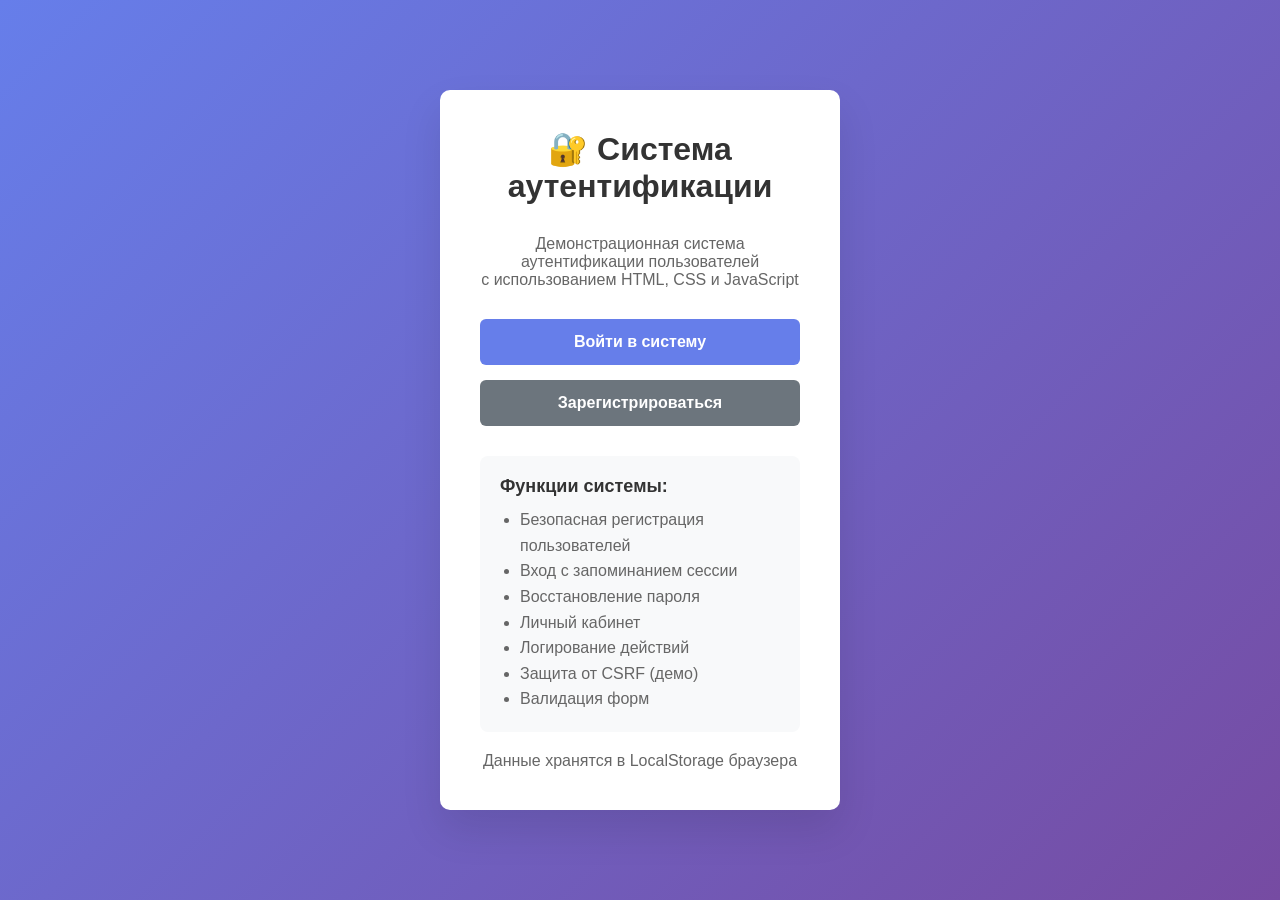
<file: аутентификация/index.html>
<!DOCTYPE html>
<html lang="ru">
<head>
    <meta charset="UTF-8">
    <meta name="viewport" content="width=device-width, initial-scale=1.0">
    <title>Система аутентификации</title>
    <link rel="stylesheet" href="css/style.css">
</head>
<body>
    <div class="auth-container">
        <h1>🔐 Система аутентификации</h1>
        
        <div id="message" class="message"></div>
        
        <div style="text-align: center; margin: 30px 0;">
            <p style="color: #666; margin-bottom: 20px;">
                Демонстрационная система аутентификации пользователей<br>
                с использованием HTML, CSS и JavaScript
            </p>
        </div>
        
        <div style="display: flex; flex-direction: column; gap: 15px; margin: 30px 0;">
            <a href="login.html" class="btn">Войти в систему</a>
            <a href="register.html" class="btn btn-secondary">Зарегистрироваться</a>
        </div>
        
        <div class="card" style="margin-top: 30px;">
            <div class="card-title">Функции системы:</div>
            <ul style="color: #666; line-height: 1.6; padding-left: 20px;">
                <li>Безопасная регистрация пользователей</li>
                <li>Вход с запоминанием сессии</li>
                <li>Восстановление пароля</li>
                <li>Личный кабинет</li>
                <li>Логирование действий</li>
                <li>Защита от CSRF (демо)</li>
                <li>Валидация форм</li>
            </ul>
        </div>
        
        <div class="auth-link">
            <p>Данные хранятся в LocalStorage браузера</p>
        </div>
    </div>

    <script src="js/database.js"></script>
    <script src="js/auth.js"></script>
    <script src="js/validation.js"></script>
    
    <script>
        // Проверяем авторизацию при загрузке
        document.addEventListener('DOMContentLoaded', function() {
            if (auth.isAuthenticated()) {
                validator.showMessage('info', 'Вы уже авторизованы. Переход в личный кабинет...');
                setTimeout(() => {
                    window.location.href = 'dashboard.html';
                }, 2000);
            }
        });
    </script>
</body>
</html>
</file>
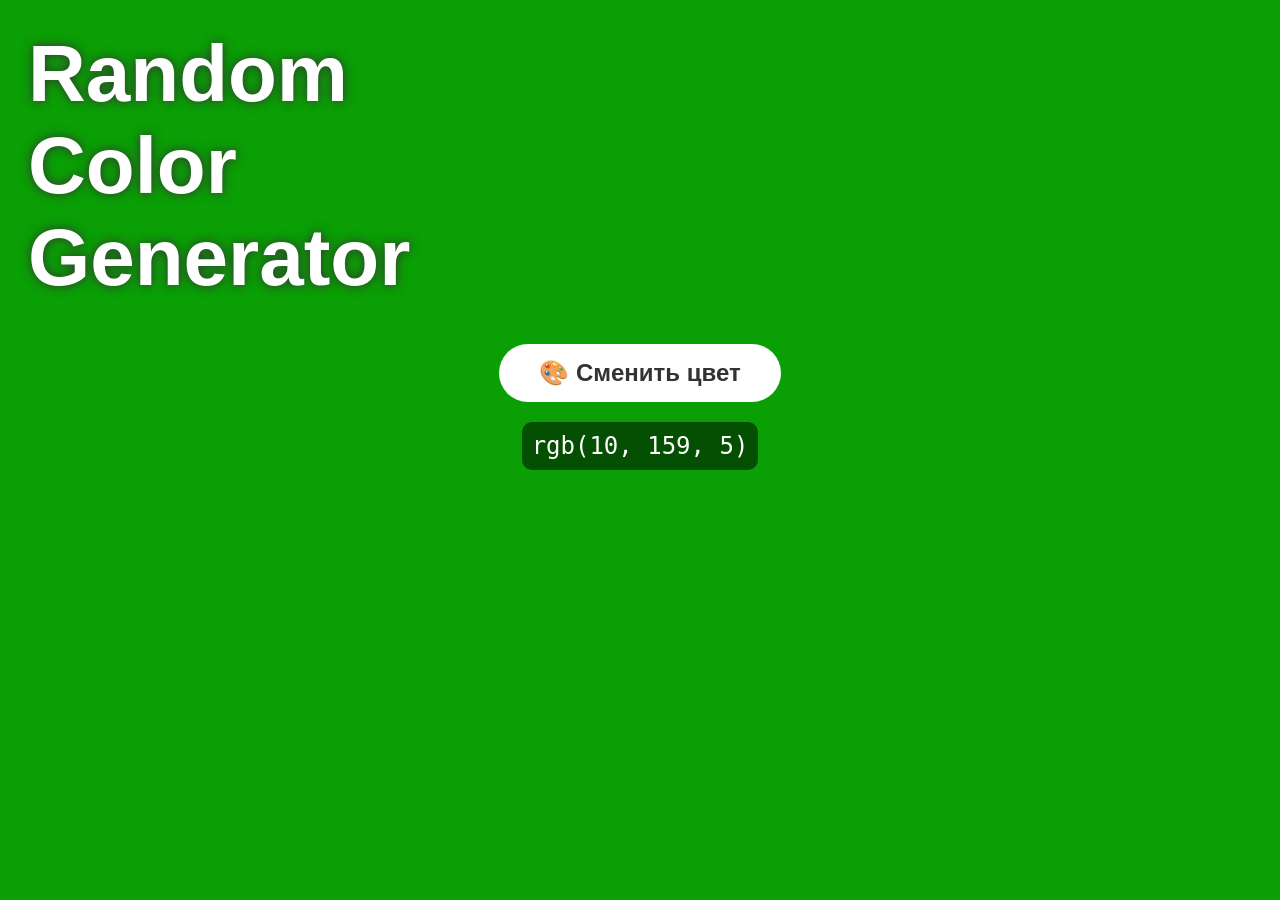
<file: JAVASCRIPT/changeColor.html>
<!DOCTYPE html>
<html>
<head>
 <title>Random Color Generator!</title>
 <style>
 h2 {
 font-family: Arial, Helvetica;
 font-size: 80px;
 color: #FFF;
 text-shadow: 0px 0px 11px #333333;
 margin: 0;
 padding: 20px;
 cursor: pointer;
 }
 
 button {
    display: block;
    margin: 20px auto;
    padding: 15px 40px;
    font-size: 24px;
    font-family: Arial, sans-serif;
    font-weight: bold;
    color: #333;
    background: #FFF;
    border: none;
    border-radius: 50px;
    cursor: pointer;
    transition: transform 0.2s;
 }
 
 button:hover {
    transform: scale(1.05);
 }
 
 .color-code {
    text-align: center;
    font-family: monospace;
    font-size: 24px;
    color: white;
    background: rgba(0,0,0,0.5);
    padding: 10px;
    margin: 20px auto;
    width: fit-content;
    border-radius: 10px;
 }
 </style>
</head>
<body>
 <h2>Random
 <br>Color
 <br>Generator</h2>
 
 <button id="colorButton">🎨 Сменить цвет</button>
 <div class="color-code" id="colorCode"></div>
 
 <script>
    function getRandomColor() {
        let r = Math.floor(Math.random() * 256);
        let g = Math.floor(Math.random() * 256);
        let b = Math.floor(Math.random() * 256);
        return "rgb(" + r + ", " + g + ", " + b + ")";
    }
    
    function changeColor() {
        let newColor = getRandomColor();
        document.body.style.backgroundColor = newColor;
        document.getElementById("colorCode").textContent = newColor;
    }
    
    changeColor(); // при загрузке
    
    document.querySelector("h2").addEventListener("click", changeColor);
    document.getElementById("colorButton").addEventListener("click", changeColor);
 </script>
</body>
</html>
</file>
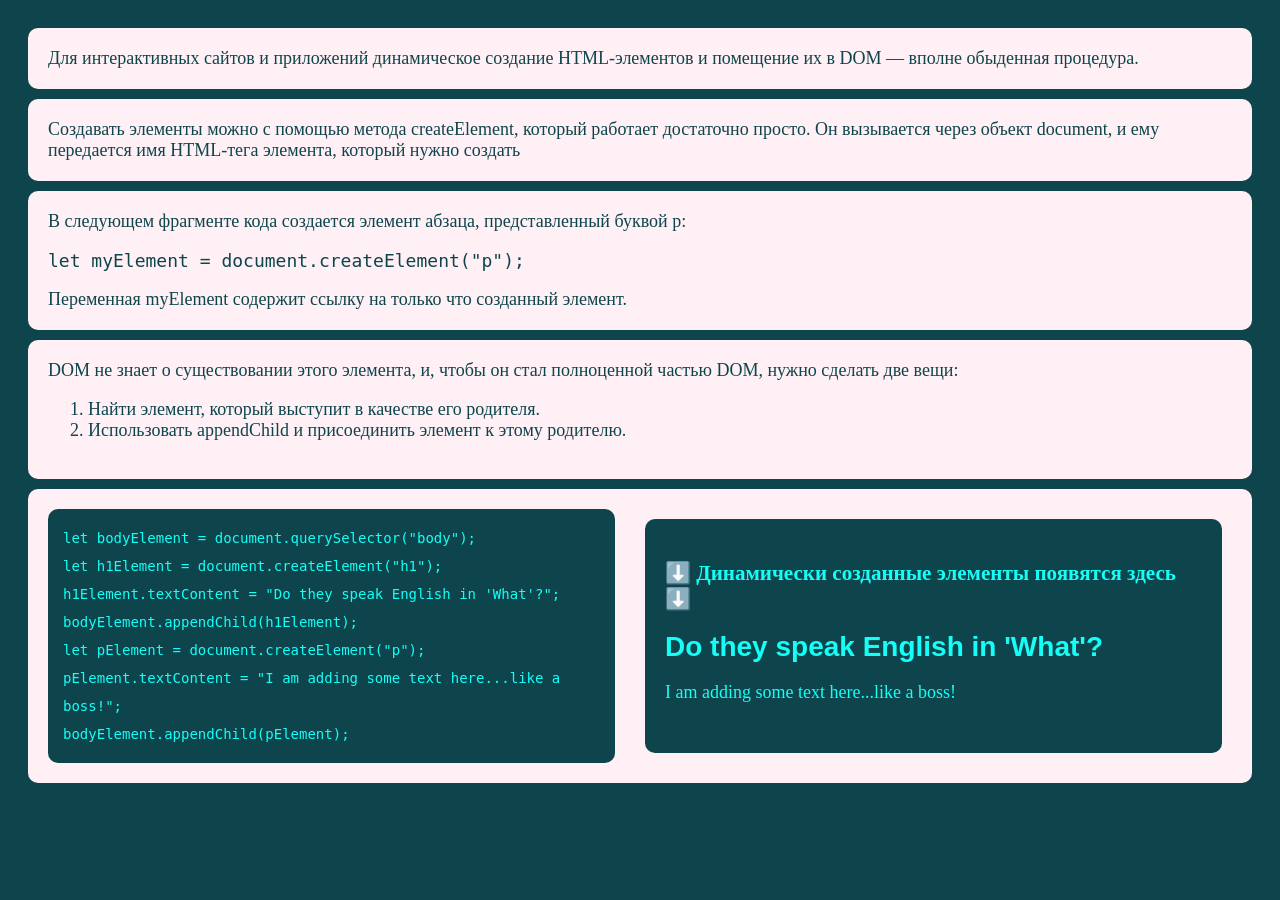
<file: JAVASCRIPT/createEL.html>
<!DOCTYPE html>
<html>
<head>
 <title>Creating Elements</title>
 <style>
 body {
 background-color: #0E454C;
 padding: 10px;
 }

 h1 {
 color: #14FFF7;
 font-size: 64px;
 font-family: sans-serif;
 text-decoration: underline;
 }

 div {
    background: lavenderblush;
    padding: 20px;
    margin: 10px;
    border-radius: 10px;
    color: #0E454C;
    font-size: 18px;
 }
 .cont {
    display: flex;
    gap: 20px; 
    justify-content: space-around;
    align-items: stretch;
 }
 .cont > div {
    flex: 1;  /* ← делает все дочерние div одинаковой ширины */
    min-width: 0; /* чтобы содержимое не выламывало flex */
}
 .p {
    background: #0E454C;
    color: #14FFF7;
    padding: 15px;
    border-radius: 10px;
    overflow-x: auto;
    font-family: monospace;
    font-size: 14px;
    line-height: 200%;
    margin: 0px;
 }
 .here {
    background: #0E454C;
    color: #14FFF7;
    
 }
 .here h1 {
    font-size: 28px;
    text-decoration: none;
   
 }
 .here p {
    font-size: 18px;
    margin: 0;
 }
 
 </style>
</head>
<body>
    <div>Для интерактивных сайтов и приложений динамическое создание HTML-элементов и помещение их в DOM — вполне обыденная процедура.</div>
    <div>Создавать элементы можно с помощью метода createElement, который работает достаточно просто. Он вызывается через объект document, и ему передается имя HTML-тега элемента, который нужно создать</div>
    <div>В следующем фрагменте кода создается элемент абзаца, представленный буквой p:
        <pre>let myElement = document.createElement("p");</pre>
        Переменная myElement содержит ссылку на только что созданный элемент. 
    </div>
    <div>DOM не знает о существовании этого элемента, и, чтобы он стал полноценной частью DOM, нужно сделать две вещи:
        <ol>
            <li>Найти элемент, который выступит в качестве его родителя.</li>
            <li>Использовать appendChild и присоединить элемент к этому родителю.</li>
        </ol>
    </div>
    <div class="cont">
        <div class="p">
 let bodyElement = document.querySelector("body");<br>
 let h1Element = document.createElement("h1");<br>
 h1Element.textContent = "Do they speak English in 'What'?";<br>
 bodyElement.appendChild(h1Element);<br>
 let pElement = document.createElement("p");<br>
 pElement.textContent = "I am adding some text here...like a boss!";<br>
 bodyElement.appendChild(pElement);<br>
        </div>
        <div class="here">
            <h3 style="color: #14FFF7; margin-bottom: 15px;">⬇️ Динамически созданные элементы появятся здесь ⬇️</h3>
        </div>
    </div>

    <script>
        // Находим контейнер, куда будем добавлять элементы
        let container = document.querySelector(".here");
        
        // Создаём h1 элемент
        let h1Element = document.createElement("h1");
        h1Element.textContent = "Do they speak English in 'What'?";
        
        // Создаём p элемент
        let pElement = document.createElement("p");
        pElement.textContent = "I am adding some text here...like a boss!";
        
        // Добавляем оба элемента в контейнер
        container.appendChild(h1Element);
        container.appendChild(pElement);
        
        // Бонус: покажем в консоли, что создали
        console.log("✅ Созданы и добавлены элементы:");
        console.log("- h1 с текстом:", h1Element.textContent);
        console.log("- p с текстом:", pElement.textContent);
    </script>
</body>
</html>
</file>
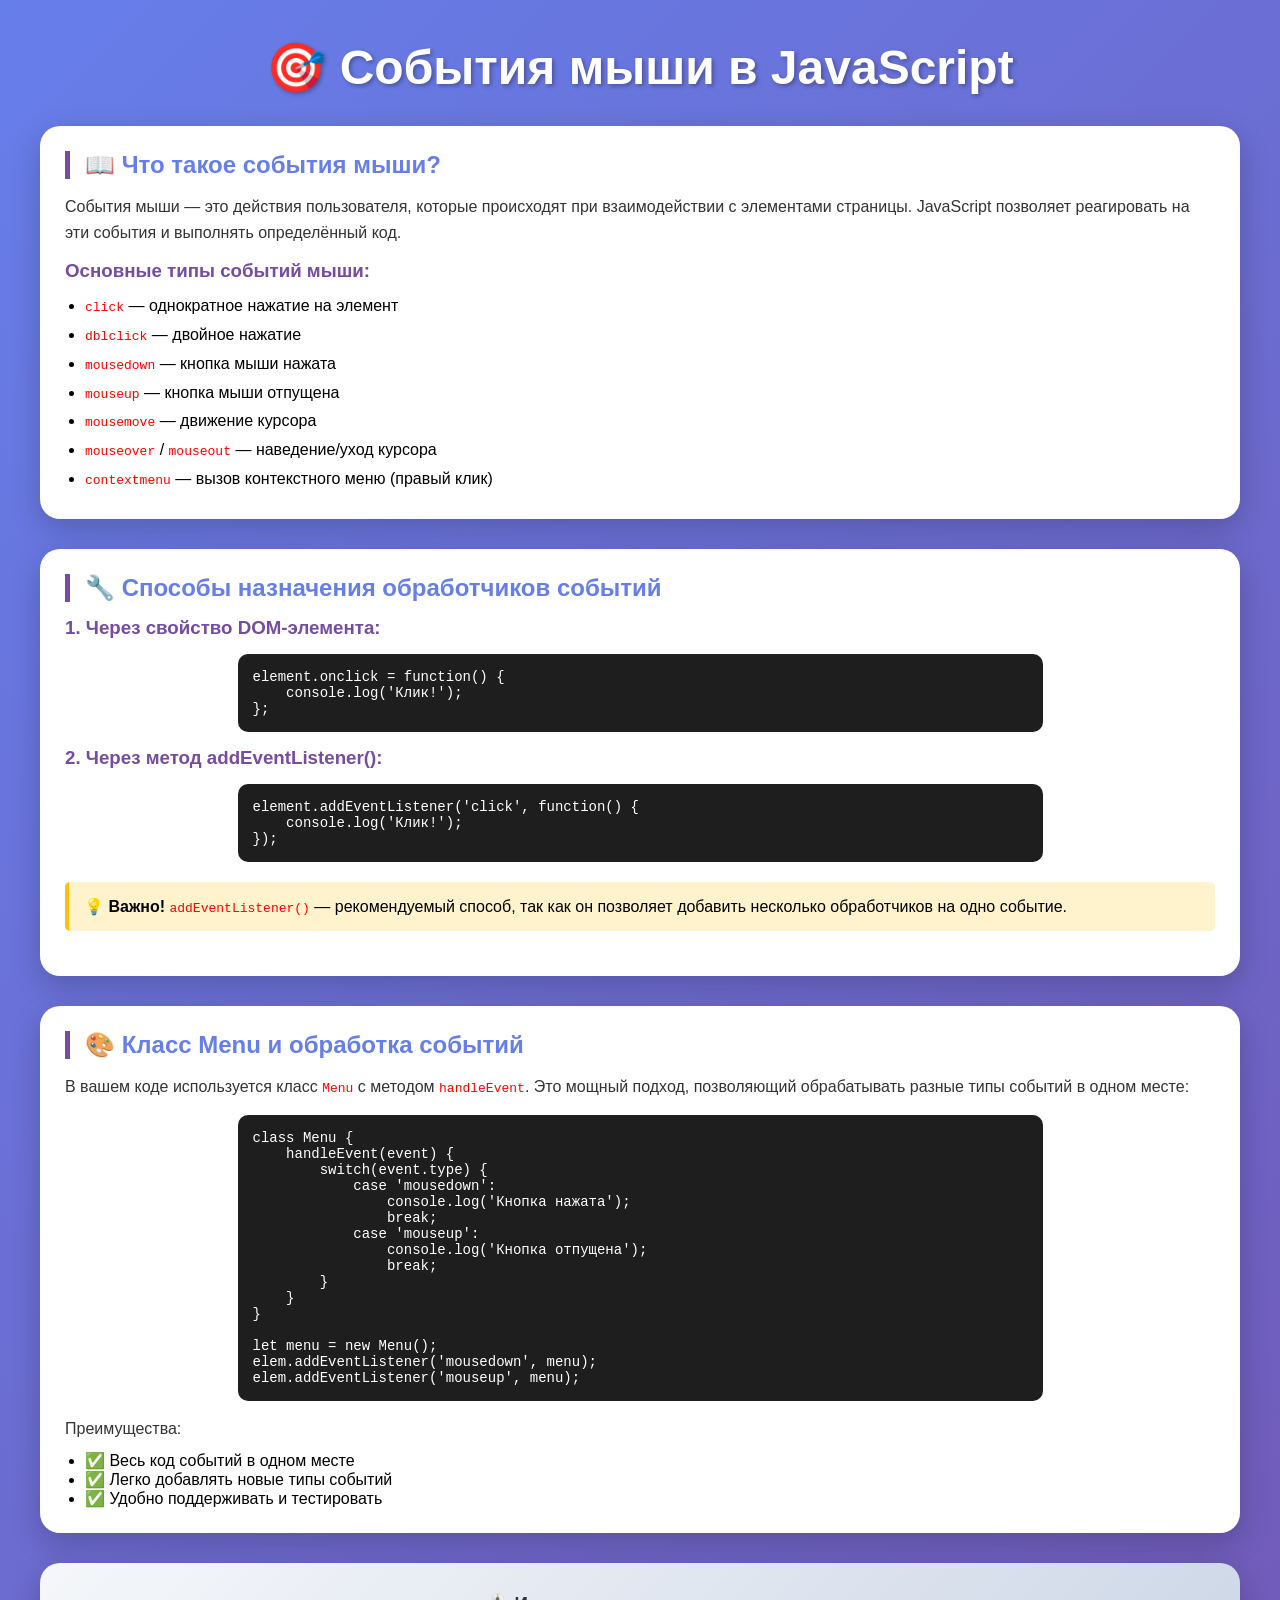
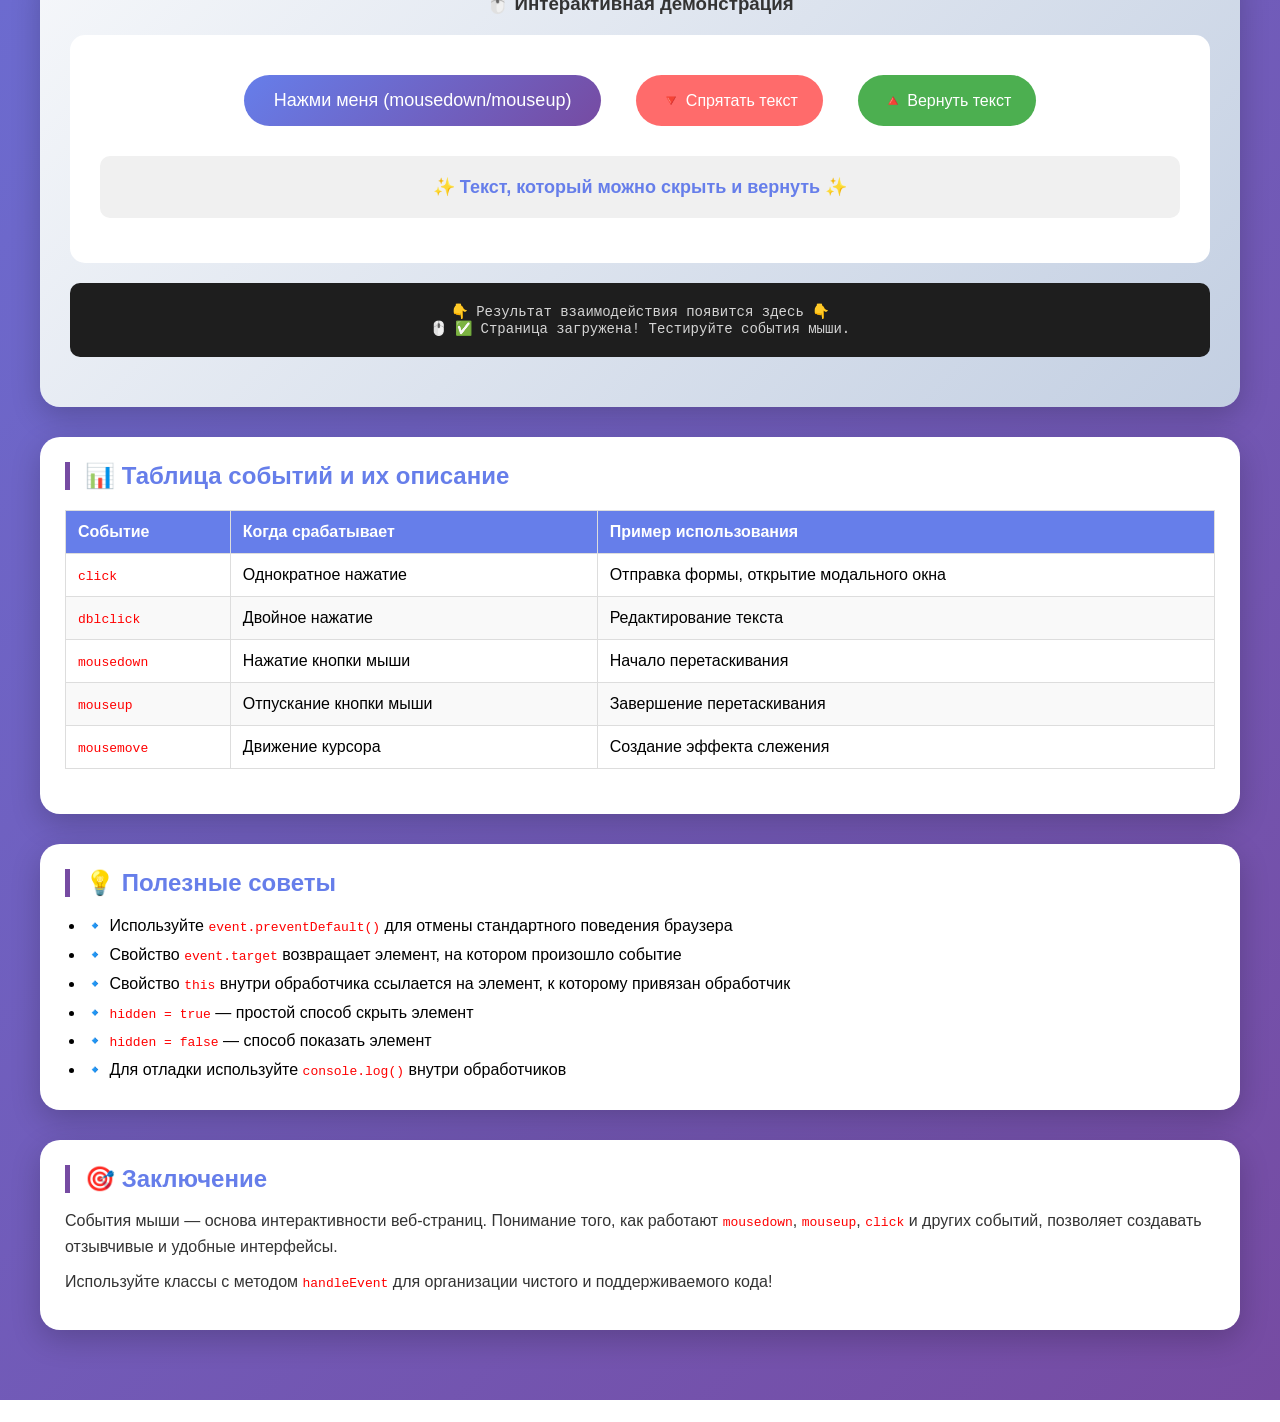
<file: JAVASCRIPT/event.html>
<!DOCTYPE html>
<html lang="en">
<head>
    <meta charset="UTF-8">
    <meta name="viewport" content="width=device-width, initial-scale=1.0">
    <title>События мыши | Интерактивное обучение</title>
    <style>
        * {
            margin: 0;
            padding: 0;
            box-sizing: border-box;
        }

        body {
            font-family: 'Segoe UI', Tahoma, Geneva, Verdana, sans-serif;
            background: linear-gradient(135deg, #667eea 0%, #764ba2 100%);
            min-height: 100vh;
            padding: 40px 20px;
        }

        /* Контейнер для всей теории */
        .theory-container {
            max-width: 1200px;
            margin: 0 auto;
        }

        /* Заголовок страницы */
        h1 {
            text-align: center;
            color: white;
            font-size: 48px;
            margin-bottom: 30px;
            text-shadow: 2px 2px 4px rgba(0,0,0,0.3);
        }

        /* Карточки с теорией */
        .theory-card {
            background: white;
            border-radius: 20px;
            padding: 25px;
            margin-bottom: 30px;
            box-shadow: 0 10px 30px rgba(0,0,0,0.2);
            transition: transform 0.3s;
        }

        .theory-card:hover {
            transform: translateY(-5px);
        }

        .theory-card h2 {
            color: #667eea;
            margin-bottom: 15px;
            border-left: 5px solid #764ba2;
            padding-left: 15px;
        }

        .theory-card h3 {
            color: #764ba2;
            margin: 15px 0 10px 0;
        }

        .theory-card p {
            line-height: 1.6;
            color: #333;
            margin-bottom: 10px;
        }

        .theory-card pre {
            background: #1e1e1e;
            color: #fdfbfb;
            padding: 15px;
            border-radius: 10px;
            overflow-x: auto;
            margin: 15px auto;
            font-family: 'Courier New', monospace;
            font-size: 14px;
            width: 70%;
        }

        /* Блок для демонстрации */
        .demo-box {
            background: linear-gradient(135deg, #f5f7fa 0%, #c3cfe2 100%);
            border-radius: 20px;
            padding: 30px;
            margin-bottom: 30px;
            text-align: center;
            box-shadow: 0 10px 30px rgba(0,0,0,0.2);
        }

        .demo-box h3 {
            color: #333;
            margin-bottom: 20px;
        }

        /* Интерактивные элементы */
        .b {
            background: white;
            border-radius: 15px;
            padding: 30px;
            margin: 20px 0;
            text-align: center;
        }

        .button-group {
            display: flex;
            justify-content: center;
            gap: 15px;
            flex-wrap: wrap;
            margin-bottom: 20px;
        }

        #elem {
            background: linear-gradient(135deg, #667eea, #764ba2);
            color: white;
            border: none;
            padding: 15px 30px;
            font-size: 18px;
            border-radius: 50px;
            cursor: pointer;
            margin: 10px;
            transition: transform 0.2s, box-shadow 0.2s;
        }

        #elem:hover {
            transform: scale(1.05);
            box-shadow: 0 5px 20px rgba(0,0,0,0.3);
        }

        #hider {
            background: #ff6b6b;
            color: white;
            border: none;
            padding: 12px 25px;
            font-size: 16px;
            border-radius: 50px;
            cursor: pointer;
            margin: 10px;
            transition: all 0.2s;
        }

        #hider:hover {
            background: #ee5a5a;
            transform: scale(1.05);
        }

        #showText {
            background: #4CAF50;
            color: white;
            border: none;
            padding: 12px 25px;
            font-size: 16px;
            border-radius: 50px;
            cursor: pointer;
            margin: 10px;
            transition: all 0.2s;
        }

        #showText:hover {
            background: #45a049;
            transform: scale(1.05);
        }

        #text {
            background: #f0f0f0;
            padding: 20px;
            margin: 15px auto;
            border-radius: 10px;
            font-size: 18px;
            font-weight: bold;
            color: #667eea;
            text-align: center;
            transition: all 0.3s;
        }

        /* Таблица событий */
        .events-table {
            width: 100%;
            border-collapse: collapse;
            margin: 20px 0;
        }

        .events-table th,
        .events-table td {
            border: 1px solid #ddd;
            padding: 12px;
            text-align: left;
        }

        .events-table th {
            background: #667eea;
            color: white;
        }

        .events-table tr:nth-child(even) {
            background: #f9f9f9;
        }

        .events-table tr:hover {
            background: #f0f0f0;
        }

        /* Блок для кода */
        .live-demo {
            background: #1e1e1e;
            color: #d4d4d4;
            padding: 20px;
            border-radius: 10px;
            margin: 20px 0;
            font-family: 'Courier New', monospace;
            font-size: 14px;
            overflow-x: auto;
            max-height: 200px;
            overflow-y: auto;
        }

        .note {
            background: #fff3cd;
            border-left: 4px solid #ffc107;
            padding: 15px;
            margin: 20px 0;
            border-radius: 5px;
        }

        @media (max-width: 768px) {
            h1 { font-size: 32px; }
            .theory-card h2 { font-size: 20px; }
            .events-table { font-size: 12px; }
            .theory-card pre { width: 95%; }
        }
        code{color: red;}
        pre code{color: white;}
    </style>
</head>
<body>
    <div class="theory-container">
        <h1>🎯 События мыши в JavaScript</h1>

        <!-- Теоретическая карточка 1 -->
        <div class="theory-card">
            <h2>📖 Что такое события мыши?</h2>
            <p>События мыши — это действия пользователя, которые происходят при взаимодействии с элементами страницы. JavaScript позволяет реагировать на эти события и выполнять определённый код.</p>
            <h3>Основные типы событий мыши:</h3>
            <ul style="margin-left: 20px; line-height: 1.8;">
                <li><code>click</code> — однократное нажатие на элемент</li>
                <li><code>dblclick</code> — двойное нажатие</li>
                <li><code>mousedown</code> — кнопка мыши нажата</li>
                <li><code>mouseup</code> — кнопка мыши отпущена</li>
                <li><code>mousemove</code> — движение курсора</li>
                <li><code>mouseover</code> / <code>mouseout</code> — наведение/уход курсора</li>
                <li><code>contextmenu</code> — вызов контекстного меню (правый клик)</li>
            </ul>
        </div>

        <!-- Теоретическая карточка 2 -->
        <div class="theory-card">
            <h2>🔧 Способы назначения обработчиков событий</h2>
            
            <h3>1. Через свойство DOM-элемента:</h3>
            <pre><code>element.onclick = function() {
    console.log('Клик!');
};</code></pre>

            <h3>2. Через метод addEventListener():</h3>
            <pre><code>element.addEventListener('click', function() {
    console.log('Клик!');
});</code></pre>

            <div class="note">
                💡 <strong>Важно!</strong> <code>addEventListener()</code> — рекомендуемый способ, так как он позволяет добавить несколько обработчиков на одно событие.
            </div>
        </div>

        <!-- Теоретическая карточка 3 -->
        <div class="theory-card">
            <h2>🎨 Класс Menu и обработка событий</h2>
            <p>В вашем коде используется класс <code>Menu</code> с методом <code>handleEvent</code>. Это мощный подход, позволяющий обрабатывать разные типы событий в одном месте:</p>
            <pre><code>class Menu {
    handleEvent(event) {
        switch(event.type) {
            case 'mousedown':
                console.log('Кнопка нажата');
                break;
            case 'mouseup':
                console.log('Кнопка отпущена');
                break;
        }
    }
}

let menu = new Menu();
elem.addEventListener('mousedown', menu);
elem.addEventListener('mouseup', menu);</code></pre>
            <p>Преимущества:</p>
            <ul style="margin-left: 20px;">
                <li>✅ Весь код событий в одном месте</li>
                <li>✅ Легко добавлять новые типы событий</li>
                <li>✅ Удобно поддерживать и тестировать</li>
            </ul>
        </div>

        <!-- Интерактивная демонстрация -->
        <div class="demo-box">
            <h3>🖱️ Интерактивная демонстрация</h3>
            
            <div class="b">
                <div class="button-group">
                    <button id="elem">Нажми меня (mousedown/mouseup)</button>
                    <input type="button" id="hider" value="🔻 Спрятать текст" />
                    <input type="button" id="showText" value="🔺 Вернуть текст" />
                </div>
                <div id="text">✨ Текст, который можно скрыть и вернуть ✨</div>
            </div>

            <div class="live-demo" id="demoLog">
                👇 Результат взаимодействия появится здесь 👇
            </div>
        </div>

        <!-- Теоретическая карточка 4 -->
        <div class="theory-card">
            <h2>📊 Таблица событий и их описание</h2>
            <table class="events-table">
                <thead>
                    <tr><th>Событие</th><th>Когда срабатывает</th><th>Пример использования</th></tr>
                </thead>
                <tbody>
                    <tr><td><code>click</code></td><td>Однократное нажатие</td><td>Отправка формы, открытие модального окна</td></tr>
                    <tr><td><code>dblclick</code></td><td>Двойное нажатие</td><td>Редактирование текста</td></tr>
                    <tr><td><code>mousedown</code></td><td>Нажатие кнопки мыши</td><td>Начало перетаскивания</td></tr>
                    <tr><td><code>mouseup</code></td><td>Отпускание кнопки мыши</td><td>Завершение перетаскивания</td></tr>
                    <tr><td><code>mousemove</code></td><td>Движение курсора</td><td>Создание эффекта слежения</td></tr>
                </tbody>
             </table>
        </div>

        <!-- Блок с полезными советами -->
        <div class="theory-card">
            <h2>💡 Полезные советы</h2>
            <ul style="margin-left: 20px; line-height: 1.8;">
                <li>🔹 Используйте <code>event.preventDefault()</code> для отмены стандартного поведения браузера</li>
                <li>🔹 Свойство <code>event.target</code> возвращает элемент, на котором произошло событие</li>
                <li>🔹 Свойство <code>this</code> внутри обработчика ссылается на элемент, к которому привязан обработчик</li>
                <li>🔹 <code>hidden = true</code> — простой способ скрыть элемент</li>
                <li>🔹 <code>hidden = false</code> — способ показать элемент</li>
                <li>🔹 Для отладки используйте <code>console.log()</code> внутри обработчиков</li>
            </ul>
        </div>

        <!-- Заключение -->
        <div class="theory-card">
            <h2>🎯 Заключение</h2>
            <p>События мыши — основа интерактивности веб-страниц. Понимание того, как работают <code>mousedown</code>, <code>mouseup</code>, <code>click</code> и других событий, позволяет создавать отзывчивые и удобные интерфейсы.</p>
            <p>Используйте классы с методом <code>handleEvent</code> для организации чистого и поддерживаемого кода!</p>
        </div>
    </div>

    <script>
        // Обновляем demoLog для отображения действий пользователя
        let demoLog = document.getElementById('demoLog');
        
        // Функция для записи в лог
        function logMessage(message) {
            if (demoLog) {
                demoLog.innerHTML += `<div>🖱️ ${message}</div>`;
                // Автоматическая прокрутка вниз
                demoLog.scrollTop = demoLog.scrollHeight;
            }
        }

        // === Обработчики для демонстрации ===

        let hiderButton = document.getElementById('hider');
        let showButton = document.getElementById('showText');
        let textElement = document.getElementById('text');
        
        // Скрытие текста
        if (hiderButton) {
            hiderButton.onclick = function() {
                textElement.hidden = true;
                logMessage('🔻 Текст скрыт (hidden = true)');
            };
        }

        // ПОКАЗАТЬ текст (ВЕРНУТЬ)
        if (showButton) {
            showButton.onclick = function() {
                textElement.hidden = false;
                logMessage('🔺 Текст возвращён (hidden = false)');
            };
        }

        // Класс Menu для обработки событий кнопки
        class Menu {
            handleEvent(event) {
                let elem = document.getElementById('elem');
                switch(event.type) {
                    case 'mousedown':
                        if (elem) {
                            elem.innerHTML = "🔽 Кнопка НАЖАТА (mousedown)";
                            logMessage('Событие: mousedown — кнопка мыши нажата');
                        }
                        break;
                    case 'mouseup':
                        if (elem) {
                            elem.innerHTML = "🔼 Кнопка ОТПУЩЕНА (mouseup)";
                            logMessage('Событие: mouseup — кнопка мыши отпущена');
                            setTimeout(() => {
                                if (elem) elem.innerHTML = "Нажми меня (mousedown/mouseup)";
                            }, 1500);
                        }
                        break;
                }
            }
        }

        // Назначаем обработчики
        let elemButton = document.getElementById('elem');
        if (elemButton) {
            let menu = new Menu();
            elemButton.addEventListener('mousedown', menu);
            elemButton.addEventListener('mouseup', menu);
            
            // Добавим также обработчик click для демонстрации
            elemButton.addEventListener('click', function() {
                logMessage('Событие: click — полный клик (нажатие + отпускание)');
            });
        }

        // Инициализация при загрузке страницы
        window.addEventListener('load', function() {
            logMessage('✅ Страница загружена! Тестируйте события мыши.');
        });
    </script>
</body>
</html>
</file>
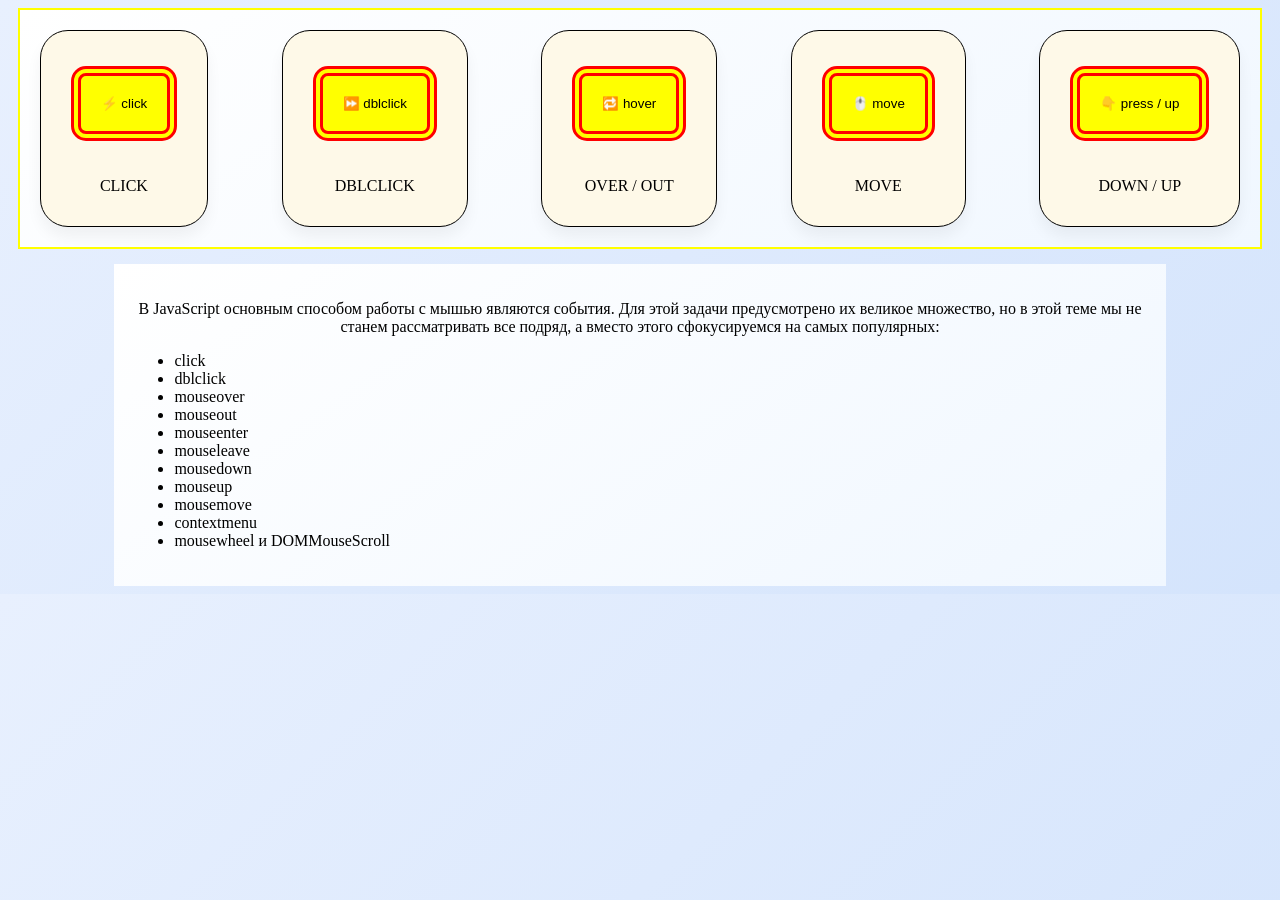
<file: JAVASCRIPT/mouseEvent.html>
<!DOCTYPE html>
<html lang="en">
<head>
    <meta charset="UTF-8">
    <meta name="viewport" content="width=device-width, initial-scale=1.0">
    <title>Document</title>
    <style>
        body{ background: linear-gradient(135deg, #e8f0fe 0%, #d4e4fc 100%);}
        .cont{
            display: flex;
             background: linear-gradient(145deg, #ffffff, #f0f7ff);
            
            justify-content: space-between;
            width: 95%;
            margin: auto;
            padding: 20px;
            margin-bottom: 15px;
            border: 2px solid yellow;
            gap: 5px;
        }
        .card {
            background: #fef9e8;
            border-radius: 28px;
            padding: 15px 10px;
            text-align: center;
            box-shadow: 0 10px 15px rgba(0, 0, 0, 0.05);
            transition: transform 0.3s;
            min-width: 110px;
            border: 1px solid #000;
        }

        .card:hover {
            transform: translateY(-5px);
            transform: scale(1.1,1.1);
        }
        p{text-align: center;}
        button{padding: 20px; background: yellow;
            border: 10px double red;
            margin: 20px;
            border-radius: 15px;
            }
        button:hover{outline: dotted red;
            transform: scale(1.2, 1.5);}
        main{ background: linear-gradient(145deg, #ffffff, #f0f7ff);
            
            width: 80%;
            margin: auto;
        padding: 20px;}
    </style>
</head>
<body>
    <div class="cont">
        <div class="card">
        <button id="myButton">⚡ click</button>
        <p>CLICK</p>
    </div>
    <div class="card">
        <button id="myButtonDBL">⏩ dblclick</button>
        <p>DBLCLICK</p>
    </div>
    <div class="card">
        <button id="myButtonOV">🔁 hover</button>
        <p>OVER / OUT</p>
    </div>
    <div class="card">
        <button id="myButtonM">🖱️ move</button>
        <p>MOVE</p>
    </div>
    <div class="card">
        <button id="myButtonC">👇 press / up</button>
        <p>DOWN / UP</p>
    </div>
</div>
    <main>
        <p>В JavaScript основным способом работы с мышью являются события.
Для этой задачи предусмотрено их великое множество, но в этой теме
мы не станем рассматривать все подряд, а вместо этого сфокусируемся
на самых популярных:</p>
<ul>
    
    <li>click</li>
    <li>dblclick</li>
    <li>mouseover</li>
    <li>mouseout</li>
    <li>mouseenter</li>
    <li>mouseleave</li>
    <li>mousedown</li>
    <li>mouseup</li>
    <li>mousemove</li>
    <li>contextmenu</li>
    <li>mousewheel и DOMMouseScroll</li>
</ul>
    </main>
    <script>
        let button = document.querySelector("#myButton");
button.addEventListener("click", doSomething, false);
function doSomething(e) {
 console.log("Mouse clicked on something!");
}

let buttonDBL = document.querySelector("#myButtonDBL");
buttonDBL.addEventListener("dblclick", doSomething, false);
function doSomething(e) {
 console.log("Mouse clicked on something...twice!");
}

// mouseover
let buttonOV = document.querySelector("#myButtonOV");
buttonOV.addEventListener("mouseover", hovered, false);
buttonOV.addEventListener("mouseout", hoveredOut, false);
function hovered(e) {
 console.log("Hovered!");
}
function hoveredOut(e) {
 console.log("Hovered Away!");
}

// Mouse is on the run!

let buttonM = document.querySelector("#myButtonM");
buttonM.addEventListener("mousemove", mouseIsMoving, false);
function mouseIsMoving(e) {
 console.log("Mouse is on the run!");
}

// Mouse is clicked!
let buttonC = document.querySelector("#myButtonC");
buttonC.addEventListener("mousedown", mousePressed, false);
buttonC.addEventListener("mouseup", mouseReleased, false);
buttonC.addEventListener("click", mouseClicked, false);
function mousePressed(e) {
 console.log("Mouse is down!");
}
function mouseReleased(e) {
 console.log("Mouse is up!");
}
function mouseClicked(e) {
 console.log("Mouse is clicked!");
}
//  предотвратить встроенное поведение,
// при котором появляется контекстное меню:
document.addEventListener("contextmenu", hideMenu, false);
function hideMenu(e) {
 e.preventDefault();
}
    </script>
</body>
</html>
</file>
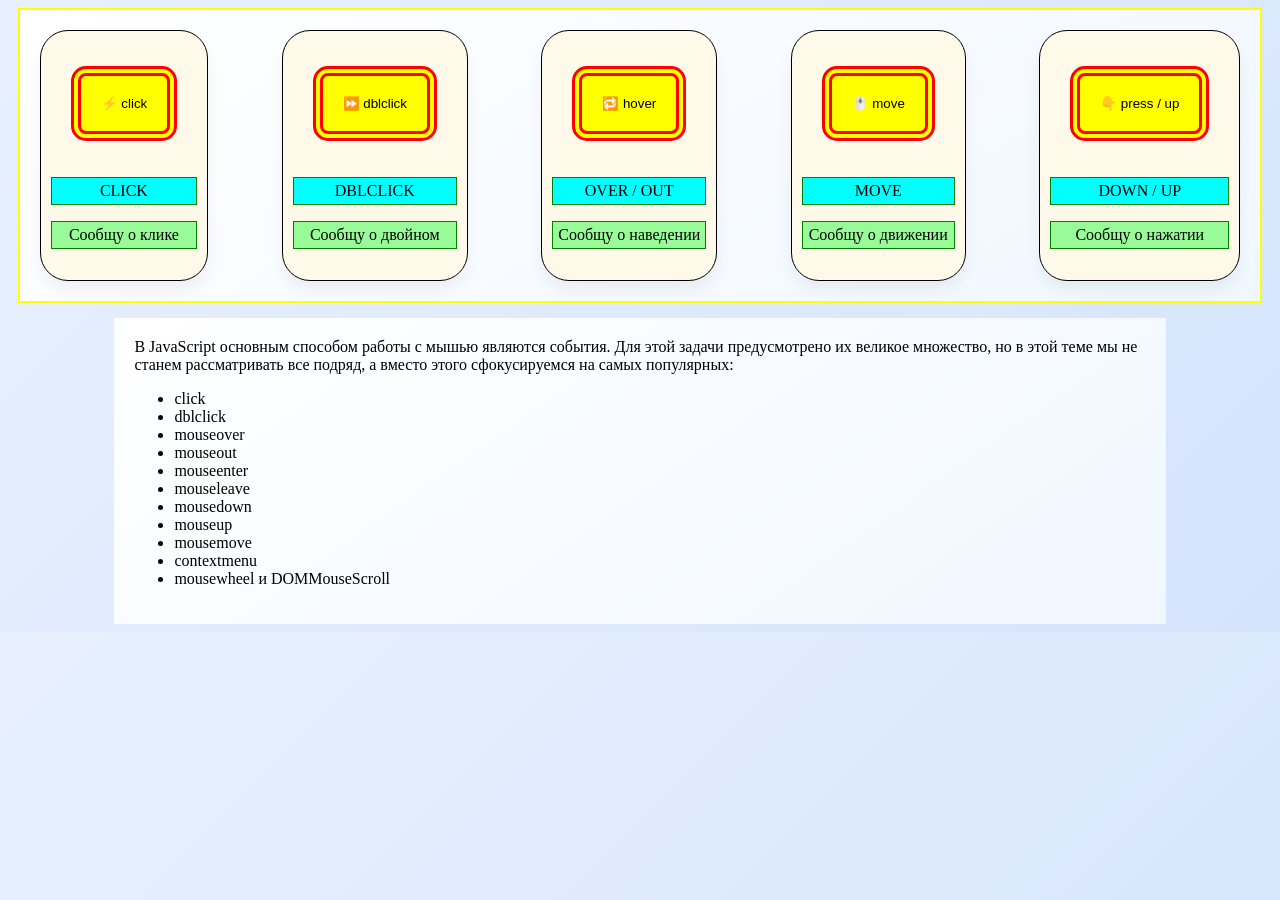
<file: JAVASCRIPT/mouseEventPage.html>
<!DOCTYPE html>
<html lang="en">
<head>
    <meta charset="UTF-8">
    <meta name="viewport" content="width=device-width, initial-scale=1.0">
    <title>Document</title>
    <style>
        body{ background: linear-gradient(135deg, #e8f0fe 0%, #d4e4fc 100%);}
        .cont{
            display: flex;
             background: linear-gradient(145deg, #ffffff, #f0f7ff);
            
            justify-content: space-between;
            width: 95%;
            margin: auto;
            padding: 20px;
            margin-bottom: 15px;
            border: 2px solid yellow;
            gap: 5px;
        }
        .card {
            background: #fef9e8;
            border-radius: 28px;
            padding: 15px 10px;
            text-align: center;
            box-shadow: 0 10px 15px rgba(0, 0, 0, 0.05);
            transition: transform 0.3s;
            min-width: 110px;
            border: 1px solid #000;
        }

        .card:hover {
            transform: translateY(-5px);
            transform: scale(1.1,1.1);
        }
        p{text-align: center; padding: 4px;
            background: palegreen;
            border: 1px solid green;
        }
        button+p{background-color: aqua;}
        button{padding: 20px; background: yellow;
            border: 10px double red;
            margin: 20px;
            border-radius: 15px;
            }
        button:hover{outline: dotted red;
            transform: scale(1.2, 1.5);}
        main{ background: linear-gradient(145deg, #ffffff, #f0f7ff);
            
            width: 80%;
            margin: auto;
        padding: 20px;}
    </style>
</head>
<body>
    <div class="cont">
        <div class="card">
        <button id="myButton">⚡ click</button>
        <p>CLICK</p>
        <p class="myButton">Сообщу о клике</p>
    </div>
    <div class="card">
        <button id="myButtonDBL">⏩ dblclick</button>
        <p>DBLCLICK</p>
        <p class="myButtonDBL">Сообщу о двойном</p>
    </div>
    <div class="card">
        <button id="myButtonOV">🔁 hover</button>
        <p>OVER / OUT</p>
        <p class="myButtonOV">Сообщу о наведении</p>
    </div>
    <div class="card">
        <button id="myButtonM">🖱️ move</button>
        <p>MOVE</p>
        <p class="myButtonM">Сообщу о движении</p>
    </div>
    <div class="card">
        <button id="myButtonC">👇 press / up</button>
        <p>DOWN / UP</p>
        <p class="myButtonC">Сообщу о нажатии</p>
    </div>
</div>
    <main>
        <div>В JavaScript основным способом работы с мышью являются события.
Для этой задачи предусмотрено их великое множество, но в этой теме
мы не станем рассматривать все подряд, а вместо этого сфокусируемся
на самых популярных:</div>
<ul>
    
    <li>click</li>
    <li>dblclick</li>
    <li>mouseover</li>
    <li>mouseout</li>
    <li>mouseenter</li>
    <li>mouseleave</li>
    <li>mousedown</li>
    <li>mouseup</li>
    <li>mousemove</li>
    <li>contextmenu</li>
    <li>mousewheel и DOMMouseScroll</li>
</ul>
    </main>
    <script>
       let button = document.querySelector("#myButton");
        let pClick = document.querySelector(".myButton"); // параграф для вывода

        button.addEventListener("click", function(e) {
            console.log("Mouse clicked on something!");
            pClick.textContent = "✅ Клик! (click)";
            pClick.style.backgroundColor = "red";
            // через 1.5 секунды вернём исходный текст
            setTimeout(() => {
                if (pClick.textContent === "✅ Клик! (click)") {
                    pClick.textContent = "Сообщу о клике";
                    pClick.style.backgroundColor = "";
                }
            }, 1500);
        });


  // ========== 2. DBLCLICK (двойной клик) ==========
        let buttonDBL = document.querySelector("#myButtonDBL");
        let pDbl = document.querySelector(".myButtonDBL");

        buttonDBL.addEventListener("dblclick", function(e) {
            console.log("Mouse clicked twice!");
            pDbl.textContent = "⏩ Двойной клик! (dblclick)";
            pDbl.style.backgroundColor = "red";
            setTimeout(() => {
                if (pDbl.textContent === "⏩ Двойной клик! (dblclick)") {
                    pDbl.textContent = "Сообщу о двойном";
                    pDbl.style.backgroundColor = "";
                }
            }, 1500);
        });

 // ========== 3. MOUSEOVER / MOUSEOUT (наведение и уход) ==========
        let buttonOV = document.querySelector("#myButtonOV");
        let pOver = document.querySelector(".myButtonOV");

        buttonOV.addEventListener("mouseover", function(e) {
            console.log("Hovered!");
            pOver.textContent = "🔁 Мышь на кнопке (mouseover)";
            pOver.style.backgroundColor = "red";
        });

        buttonOV.addEventListener("mouseout", function(e) {
            console.log("Hovered Away!");
            pOver.textContent = "🚪 Мышь ушла (mouseout)";
            setTimeout(() => {
                if (pOver.textContent === "🚪 Мышь ушла (mouseout)") {
                    pOver.textContent = "Сообщу о наведении";
                    pOver.style.backgroundColor = "";
                }
            }, 1500);
        });

// ========== 4. MOUSEMOVE (движение мыши) ==========
        let buttonM = document.querySelector("#myButtonM");
        let pMove = document.querySelector(".myButtonM");
        let moveCounter = 0;

        buttonM.addEventListener("mousemove", function(e) {
            moveCounter++;
            console.log("Mouse is moving! #" + moveCounter);
            pMove.textContent = `🖱️ Движение #${moveCounter} (mousemove)`;
            pMove.style.backgroundColor = "red";
            // сбрасываем текст через короткое время
            setTimeout(() => {
                if (pMove.textContent.includes("Движение")) {
                    pMove.textContent = "Сообщу о движении";
                    pMove.style.backgroundColor = "";
                }
            }, 800);
        });

// ========== 5. MOUSEDOWN / MOUSEUP / CLICK (нажатие и отпускание) ==========
       // ========== 5. MOUSEDOWN / MOUSEUP / CLICK (три события) ==========
let buttonC = document.querySelector("#myButtonC");
let pPress = document.querySelector(".myButtonC");

// Событие 1: нажатие кнопки мыши
buttonC.addEventListener("mousedown", function(e) {
    console.log("Mouse is DOWN!");
    pPress.textContent = "👇 Нажата (mousedown)";
    pPress.style.backgroundColor = "red";
    setTimeout(() => {
        if (pPress.textContent === "👇 Нажата (mousedown)") {
            pPress.textContent = "Сообщу о нажатии";
            pPress.style.backgroundColor = "";
        }
    }, 1500);
});

// Событие 2: отпускание кнопки мыши
buttonC.addEventListener("mouseup", function(e) {
    console.log("Mouse is UP!");
    pPress.textContent = "👍 Отпущена (mouseup)";
    pPress.style.backgroundColor = "red";
    setTimeout(() => {
        if (pPress.textContent === "👍 Отпущена (mouseup)") {
            pPress.textContent = "Сообщу о нажатии";
            pPress.style.backgroundColor = "";
        }
    }, 1500);
});

// Событие 3: полный клик (нажатие + отпускание)
buttonC.addEventListener("click", function(e) {
    console.log("Full CLICK event!");
    // pPress.textContent = "✅ Полный клик! (click)";
    // setTimeout(() => {
    //     if (pPress.textContent === "✅ Полный клик! (click)") {
    //         pPress.textContent = "Сообщу о нажатии";
    //     }
    // }, 1500);
});


//  предотвратить встроенное поведение,
// при котором появляется контекстное меню:
document.addEventListener("contextmenu", hideMenu, false);
function hideMenu(e) {
 e.preventDefault();
}
    </script>
</body>
</html>
</file>
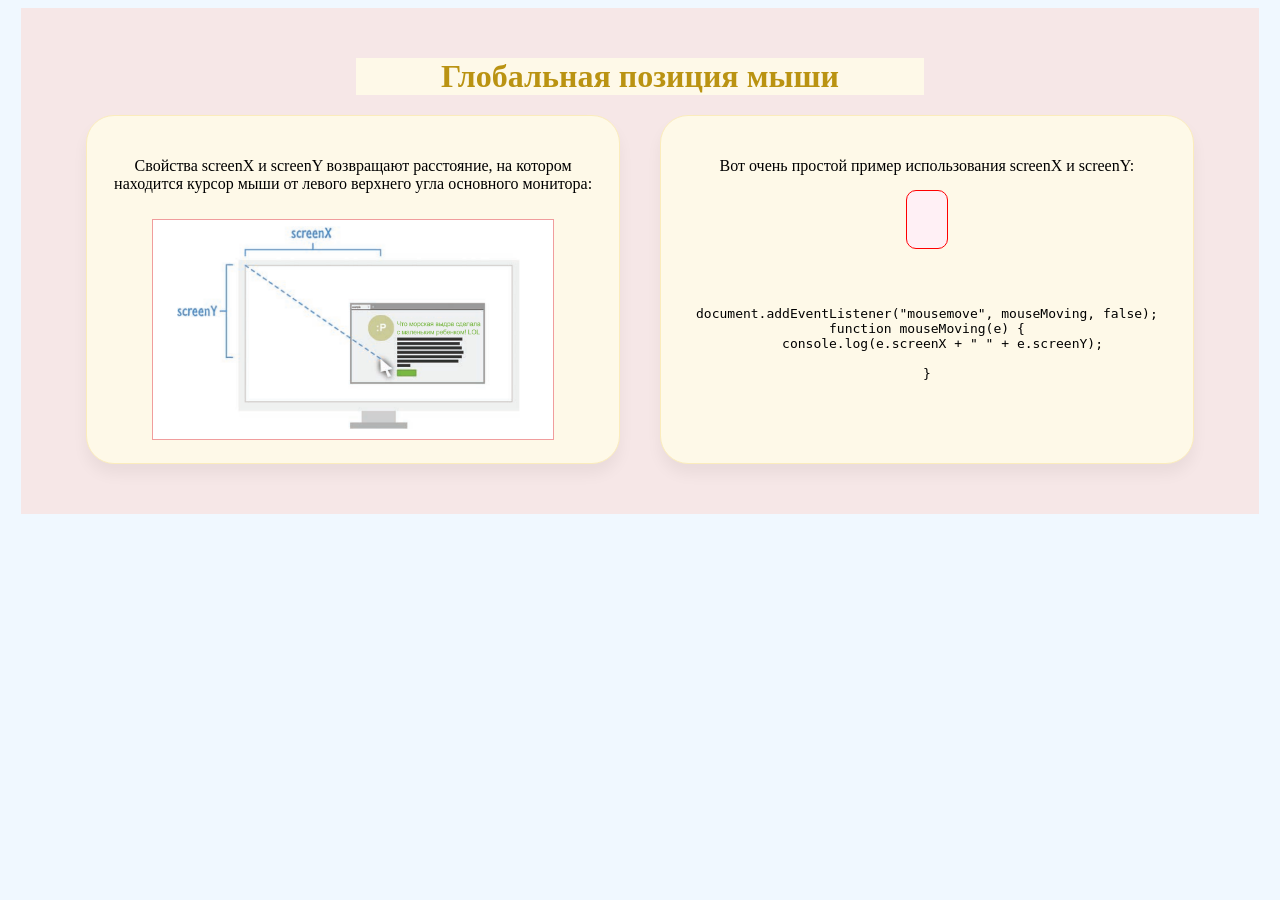
<file: JAVASCRIPT/mouseXY.html>
<!DOCTYPE html>
<html lang="en">
<head>
    <meta charset="UTF-8">
    <meta name="viewport" content="width=device-width, initial-scale=1.0">
    <title>Document</title>
    <style>
      body{background-color: aliceblue;}
      .line{
        background: #f6e7e7;
        width: 90%;
        margin: auto;
        padding: 50px;
      }
      h1{
        text-align: center;
        color: #ba9312;
        background: #fef9e8;
        width: 50%;
        margin: auto;
        margin-bottom: 20px;
      }
      img{width: 400px;
      border: 1px solid #f09d9d;}
      .cont{display: flex;gap: 10px;
      justify-content: space-around;}
      .car{background: #fef9e8;
        border: 1px solid #fbecbc;
            border-radius: 28px;
            padding: 15px 10px;
            text-align: center;
            box-shadow: 0 10px 15px rgba(0, 0, 0, 0.05);
          width: 45%;}
          p{
            padding: 10px;
          }
span{background: lavenderblush;
width: 150px;
padding: 20px;
border: 1px solid red;
border-radius: 10px;}

    </style>
</head>
<body>
  <div class="line">
  
  <h1>Глобальная позиция мыши</h1>
  <div class="cont">
    <div class="car">
  
  <p>
    Свойства screenX и screenY возвращают расстояние, на котором находится курсор мыши от левого верхнего угла основного монитора:
  </p>
  <img src="pozitionMouse.png" alt="">
  
</div>
<div class="car">
  <p>Вот очень простой пример использования screenX и screenY:

</p>
<p><span></span></p>
<p>
  <pre><code>
document.addEventListener("mousemove", mouseMoving, false);
function mouseMoving(e) {
    console.log(e.screenX + " " + e.screenY);
    
}
</code>
</pre>
</p>
</div>
</div>

</div>
<script>
  let span = document.querySelector('span')
  document.addEventListener("mousemove", mouseMoving, false);
function mouseMoving(e) {
    console.log(e.screenX + " " + e.screenY);
    span.textContent = "ПОЗИЦИЯ МЫШИ "+ e.screenX + " " + e.screenY
}
  
</script>



 
</body>
</html>
</file>
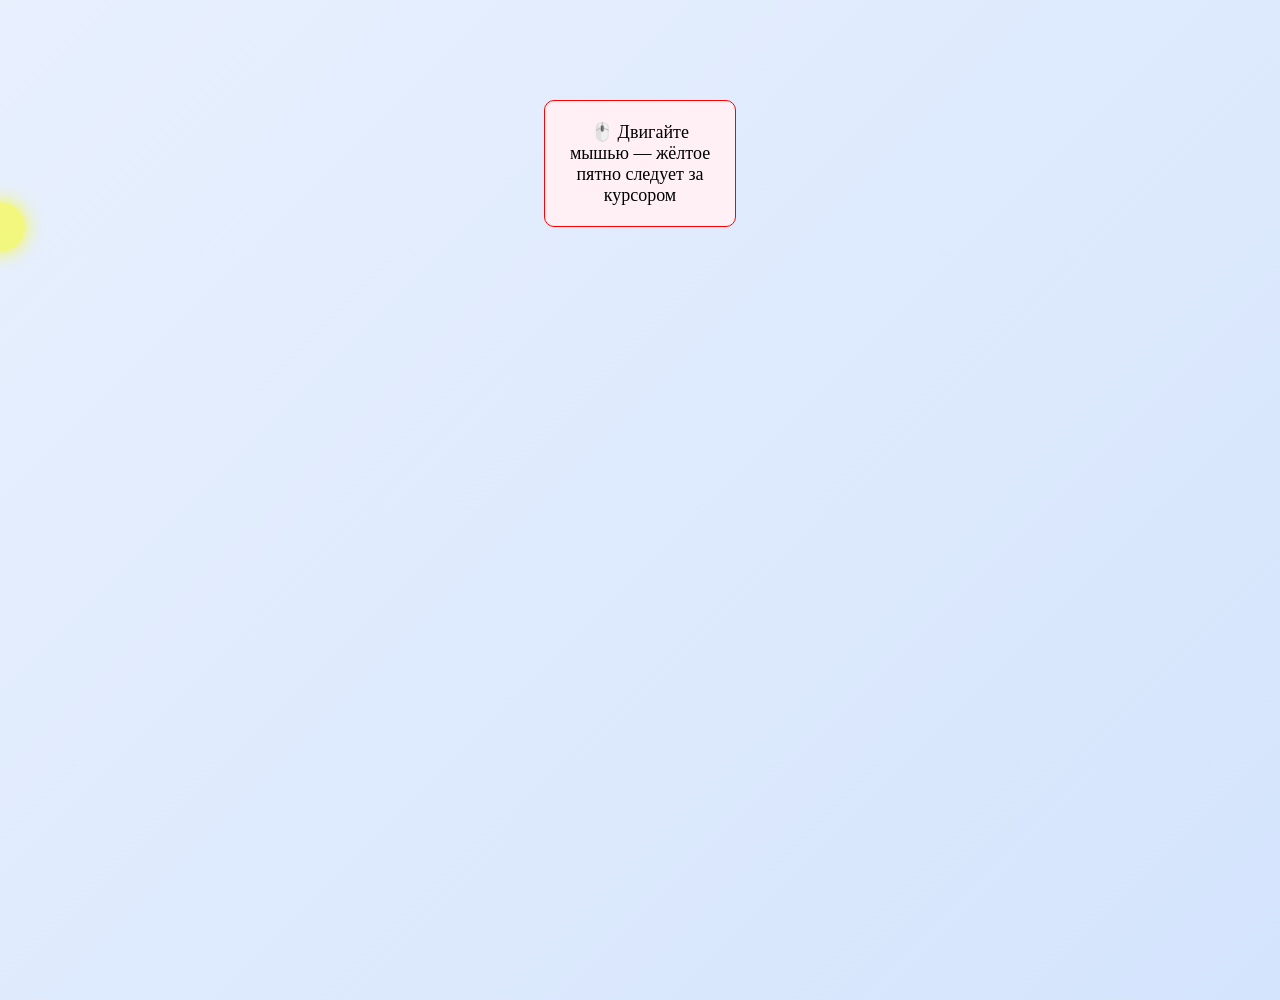
<file: JAVASCRIPT/mouseXYspot.html>
<!DOCTYPE html>
<html>
<head>
    <style>
        body {
            margin: 0;
            min-height: 100vh;
            background: linear-gradient(135deg, #e8f0fe 0%, #d4e4fc 100%);
            cursor: none; /* скрываем стандартный курсор */
        }
        
        /* Жёлтое пятно-след за курсором */
        .cursor-spot {
            position: fixed;
            width: 50px;
            height: 50px;
            background: rgba(255, 255, 0, 0.5); /* жёлтый с прозрачностью */
            border-radius: 50%;
            pointer-events: none; /* чтобы пятно не мешало кликам */
            transform: translate(-50%, -50%); /* центрируем относительно курсора */
            transition: all 0.05s linear; /* плавное движение */
            z-index: 9999;
            box-shadow: 0 0 20px rgba(255, 255, 0, 0.8);
        }
        
        
        span{background: lavenderblush; margin: auto; 
            margin-top: 100px;
width: 150px;
padding: 20px;
border: 1px solid red;
border-radius: 10px;}
    </style>
</head>
<body>

    <span style="display: block; text-align: center; font-size: 18px; padding: 20px;">
        🖱️ Двигайте мышью — жёлтое пятно следует за курсором
    </span>

    <script>
        // Создаём жёлтое пятно
        let spot = document.createElement('div');
        spot.className = 'cursor-spot';
        document.body.appendChild(spot);
        
        let span = document.querySelector('span');
        
        document.addEventListener("mousemove", mouseMoving, false);
        
        function mouseMoving(e) {
            // Координаты мыши (screenX/screenY)
            console.log(e.screenX + " " + e.screenY);
            
            // Обновляем текст в span
            if (span) {
                span.textContent = "ПОЗИЦИЯ МЫШИ " + e.screenX + " " + e.screenY;
            }
            
            // Перемещаем жёлтое пятно к курсору
            spot.style.left = e.clientX + 'px';
            spot.style.top = e.clientY + 'px';
        }
    </script>
</body>
</html>
</file>
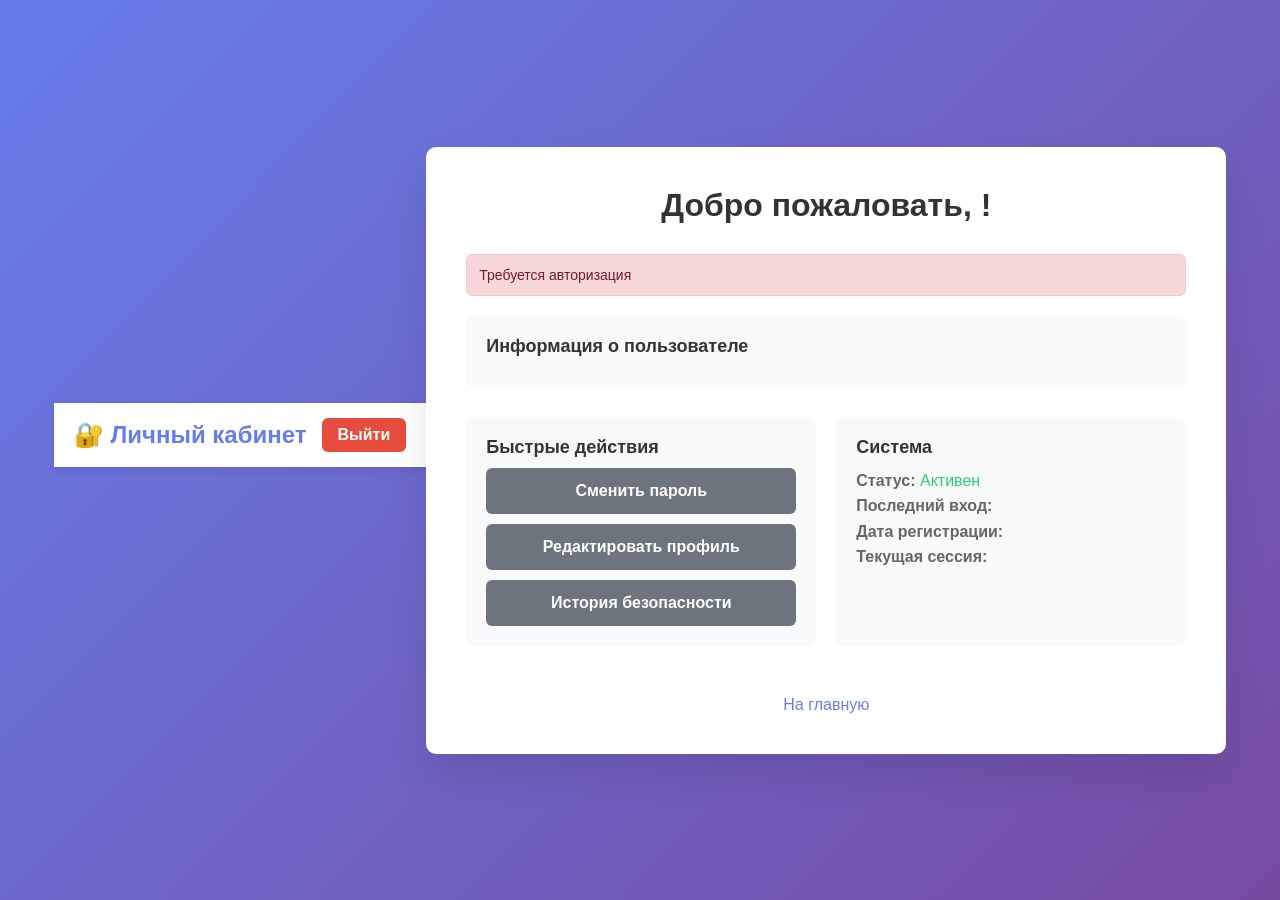
<file: аутентификация/dashboard.html>
<!DOCTYPE html>
<html lang="ru">
<head>
    <meta charset="UTF-8">
    <meta name="viewport" content="width=device-width, initial-scale=1.0">
    <title>Личный кабинет</title>
    <link rel="stylesheet" href="css/style.css">
</head>
<body>
    <nav class="navbar">
        <div class="nav-container">
            <a href="dashboard.html" class="nav-brand">🔐 Личный кабинет</a>
            <div class="nav-user">
                <span class="user-info" id="userName"></span>
                <button onclick="logout()" class="btn btn-danger" style="padding: 8px 16px;">
                    Выйти
                </button>
            </div>
        </div>
    </nav>

    <div class="dashboard-container">
        <h1>Добро пожаловать, <span id="welcomeName"></span>!</h1>
        
        <div id="message" class="message"></div>
        
        <div class="card">
            <div class="card-title">Информация о пользователе</div>
            <div id="userInfo"></div>
        </div>
        
        <div style="display: grid; grid-template-columns: 1fr 1fr; gap: 20px; margin: 30px 0;">
            <div class="card">
                <div class="card-title">Быстрые действия</div>
                <div style="display: flex; flex-direction: column; gap: 10px;">
                    <button onclick="showChangePassword()" class="btn btn-secondary">
                        Сменить пароль
                    </button>
                    <button onclick="showProfileForm()" class="btn btn-secondary">
                        Редактировать профиль
                    </button>
                    <button onclick="showSecurityLogs()" class="btn btn-secondary">
                        История безопасности
                    </button>
                </div>
            </div>
            
            <div class="card">
                <div class="card-title">Система</div>
                <div style="color: #666; line-height: 1.6;">
                    <p><strong>Статус:</strong> <span id="userStatus" style="color: #2ecc71;">Активен</span></p>
                    <p><strong>Последний вход:</strong> <span id="lastLogin"></span></p>
                    <p><strong>Дата регистрации:</strong> <span id="createdAt"></span></p>
                    <p><strong>Текущая сессия:</strong> <span id="sessionInfo"></span></p>
                </div>
            </div>
        </div>
        
        <!-- Форма смены пароля -->
        <div id="changePasswordForm" class="card" style="display: none;">
            <div class="card-title">Смена пароля</div>
            <form id="passwordForm">
                <div class="form-group">
                    <label for="currentPassword">Текущий пароль</label>
                    <input type="password" id="currentPassword" name="currentPassword" required>
                    <div class="error" id="currentPasswordError"></div>
                </div>
                
                <div class="form-group">
                    <label for="newPassword">Новый пароль</label>
                    <input type="password" id="newPassword" name="newPassword" required 
                           oninput="validateNewPassword()">
                    <div class="error" id="newPasswordError"></div>
                    
                    <div class="password-strength">
                        <div>Сложность пароля: <span id="newStrengthText"></span></div>
                        <div class="strength-bar">
                            <div class="strength-fill" id="newStrengthBar"></div>
                        </div>
                    </div>
                </div>
                
                <div class="form-group">
                    <label for="confirmNewPassword">Подтверждение нового пароля</label>
                    <input type="password" id="confirmNewPassword" name="confirmNewPassword" required>
                    <div class="error" id="confirmNewPasswordError"></div>
                </div>
                
                <div style="display: flex; gap: 10px;">
                    <button type="submit" class="btn">Сменить пароль</button>
                    <button type="button" class="btn btn-secondary" onclick="hideChangePassword()">
                        Отмена
                    </button>
                </div>
            </form>
        </div>
        
        <!-- Форма редактирования профиля -->
        <div id="profileForm" class="card" style="display: none;">
            <div class="card-title">Редактирование профиля</div>
            <form id="editProfileForm">
                <div class="form-group">
                    <label for="editFirstName">Имя</label>
                    <input type="text" id="editFirstName" name="firstName">
                </div>
                
                <div class="form-group">
                    <label for="editLastName">Фамилия</label>
                    <input type="text" id="editLastName" name="lastName">
                </div>
                
                <div style="display: flex; gap: 10px;">
                    <button type="submit" class="btn">Сохранить изменения</button>
                    <button type="button" class="btn btn-secondary" onclick="hideProfileForm()">
                        Отмена
                    </button>
                </div>
            </form>
        </div>
        
        <!-- История безопасности -->
        <div id="securityLogs" class="card" style="display: none;">
            <div class="card-title">История безопасности</div>
            <table class="table" id="auditLogsTable">
                <thead>
                    <tr>
                        <th>Дата</th>
                        <th>Действие</th>
                        <th>Описание</th>
                        <th>IP адрес</th>
                    </tr>
                </thead>
                <tbody id="auditLogsBody">
                    <!-- Заполняется JavaScript -->
                </tbody>
            </table>
            <button type="button" class="btn btn-secondary" onclick="hideSecurityLogs()" 
                    style="margin-top: 15px;">
                Закрыть
            </button>
        </div>
        
        <!-- Административная панель (только для админа) -->
        <div id="adminPanel" class="card" style="display: none;">
            <div class="card-title">Административная панель</div>
            <table class="table" id="usersTable">
                <thead>
                    <tr>
                        <th>ID</th>
                        <th>Имя пользователя</th>
                        <th>Email</th>
                        <th>Дата регистрации</th>
                        <th>Статус</th>
                    </tr>
                </thead>
                <tbody id="usersTableBody">
                    <!-- Заполняется JavaScript -->
                </tbody>
            </table>
        </div>
        
        <div class="auth-link">
            <a href="index.html">На главную</a>
        </div>
    </div>

    <script src="js/database.js"></script>
    <script src="js/auth.js"></script>
    <script src="js/validation.js"></script>
    
    <script>
        // Функции управления интерфейсом
        function showChangePassword() {
            document.getElementById('changePasswordForm').style.display = 'block';
            document.getElementById('profileForm').style.display = 'none';
            document.getElementById('securityLogs').style.display = 'none';
        }
        
        function hideChangePassword() {
            document.getElementById('changePasswordForm').style.display = 'none';
            document.getElementById('passwordForm').reset();
        }
        
        function showProfileForm() {
            document.getElementById('profileForm').style.display = 'block';
            document.getElementById('changePasswordForm').style.display = 'none';
            document.getElementById('securityLogs').style.display = 'none';
        }
        
        function hideProfileForm() {
            document.getElementById('profileForm').style.display = 'none';
        }
        
        function showSecurityLogs() {
            document.getElementById('securityLogs').style.display = 'block';
            document.getElementById('changePasswordForm').style.display = 'none';
            document.getElementById('profileForm').style.display = 'none';
            loadAuditLogs();
        }
        
        function hideSecurityLogs() {
            document.getElementById('securityLogs').style.display = 'none';
        }
        
        // Валидация нового пароля в реальном времени
        function validateNewPassword() {
            const password = document.getElementById('newPassword').value;
            validator.updatePasswordStrength(
                password, 
                'newStrengthBar', 
                'newStrengthText'
            );
        }
        
        // Загрузка истории безопасности
        function loadAuditLogs() {
            const logs = db.getAuditLogs();
            const userLogs = logs.filter(log => log.user_id === auth.getUser().id);
            
            const tbody = document.getElementById('auditLogsBody');
            tbody.innerHTML = '';
            
            userLogs.slice(-10).reverse().forEach(log => {
                const row = document.createElement('tr');
                const date = new Date(log.created_at).toLocaleString('ru-RU');
                
                row.innerHTML = `
                    <td>${date}</td>
                    <td>${log.action}</td>
                    <td>${log.description}</td>
                    <td>${log.ip_address}</td>
                `;
                
                tbody.appendChild(row);
            });
        }
        
        // Загрузка списка пользователей (для админа)
        function loadUsers() {
            const users = db.getAllUsers();
            const tbody = document.getElementById('usersTableBody');
            tbody.innerHTML = '';
            
            users.forEach(user => {
                const row = document.createElement('tr');
                const createdDate = new Date(user.created_at).toLocaleDateString('ru-RU');
                const lastLogin = user.last_login 
                    ? new Date(user.last_login).toLocaleString('ru-RU') 
                    : 'Никогда';
                
                row.innerHTML = `
                    <td>${user.id.substr(-6)}</td>
                    <td>${user.username}</td>
                    <td>${user.email}</td>
                    <td>${createdDate}</td>
                    <td><span style="color: ${user.is_active ? '#2ecc71' : '#e74c3c'}">
                        ${user.is_active ? 'Активен' : 'Заблокирован'}
                    </span></td>
                `;
                
                tbody.appendChild(row);
            });
            
            // Показываем админ-панель если пользователь - admin
            if (auth.getUser().username === 'admin') {
                document.getElementById('adminPanel').style.display = 'block';
            }
        }
        
        // Выход из системы
        function logout() {
            auth.logout();
            validator.showMessage('success', 'Выход выполнен успешно!');
            setTimeout(() => {
                window.location.href = 'index.html';
            }, 1500);
        }
        
        document.addEventListener('DOMContentLoaded', function() {
            // Проверяем авторизацию
            if (!auth.isAuthenticated()) {
                validator.showMessage('error', 'Требуется авторизация');
                setTimeout(() => {
                    window.location.href = 'login.html';
                }, 1500);
                return;
            }
            
            // Заполняем информацию о пользователе
            const user = auth.getUser();
            document.getElementById('userName').textContent = user.username;
            document.getElementById('welcomeName').textContent = user.username;
            
            // Получаем полную информацию о пользователе
            const fullUser = db.findUser(user.email);
            
            if (fullUser) {
                document.getElementById('userInfo').innerHTML = `
                    <p><strong>Имя пользователя:</strong> ${fullUser.username}</p>
                    <p><strong>Email:</strong> ${fullUser.email}</p>
                    ${fullUser.first_name ? `<p><strong>Имя:</strong> ${fullUser.first_name}</p>` : ''}
                    ${fullUser.last_name ? `<p><strong>Фамилия:</strong> ${fullUser.last_name}</p>` : ''}
                `;
                
                const createdDate = new Date(fullUser.created_at).toLocaleDateString('ru-RU');
                const lastLogin = fullUser.last_login 
                    ? new Date(fullUser.last_login).toLocaleString('ru-RU') 
                    : 'Никогда';
                
                document.getElementById('lastLogin').textContent = lastLogin;
                document.getElementById('createdAt').textContent = createdDate;
                
                // Заполняем форму редактирования профиля
                document.getElementById('editFirstName').value = fullUser.first_name || '';
                document.getElementById('editLastName').value = fullUser.last_name || '';
            }
            
            // Информация о сессии
            const sessionInfo = db.validateToken(auth.getToken());
            if (sessionInfo && sessionInfo.session) {
                const expires = new Date(sessionInfo.session.expires_at);
                document.getElementById('sessionInfo').textContent = 
                    `Действительна до ${expires.toLocaleTimeString('ru-RU')}`;
            }
            
            // Загружаем список пользователей (если админ)
            loadUsers();
            
            // Обработка формы смены пароля
            document.getElementById('passwordForm').addEventListener('submit', async function(e) {
                e.preventDefault();
                
                // Скрываем старые ошибки
                validator.hideAllErrors('passwordForm');
                
                const currentPassword = document.getElementById('currentPassword').value;
                const newPassword = document.getElementById('newPassword').value;
                const confirmNewPassword = document.getElementById('confirmNewPassword').value;
                
                // Валидация
                let isValid = true;
                
                if (!currentPassword) {
                    validator.showError('currentPasswordError', 'Введите текущий пароль');
                    isValid = false;
                }
                
                const newPasswordValidation = validator.validatePassword(newPassword, 'Новый пароль');
                if (!newPasswordValidation.isValid) {
                    validator.showError('newPasswordError', newPasswordValidation.message);
                    isValid = false;
                }
                
                if (newPassword !== confirmNewPassword) {
                    validator.showError('confirmNewPasswordError', 'Пароли не совпадают');
                    isValid = false;
                }
                
                if (!isValid) return;
                
                try {
                    const result = await auth.changePassword(currentPassword, newPassword);
                    
                    if (result.success) {
                        validator.showMessage('success', 'Пароль успешно изменен!');
                        document.getElementById('passwordForm').reset();
                        hideChangePassword();
                    } else {
                        validator.showMessage('error', result.message);
                        if (result.message.includes('текущий пароль')) {
                            validator.showError('currentPasswordError', result.message);
                        }
                    }
                    
                } catch (error) {
                    console.error('Change password error:', error);
                    validator.showMessage('error', 'Ошибка смены пароля');
                }
            });
            
            // Обработка формы редактирования профиля
            document.getElementById('editProfileForm').addEventListener('submit', async function(e) {
                e.preventDefault();
                
                const updates = {
                    first_name: document.getElementById('editFirstName').value.trim(),
                    last_name: document.getElementById('editLastName').value.trim()
                };
                
                const result = await auth.updateProfile(updates);
                
                if (result.success) {
                    validator.showMessage('success', 'Профиль успешно обновлен!');
                    hideProfileForm();
                    
                    // Обновляем информацию на странице
                    const fullUser = db.findUser(user.email);
                    if (fullUser) {
                        document.getElementById('userInfo').innerHTML = `
                            <p><strong>Имя пользователя:</strong> ${fullUser.username}</p>
                            <p><strong>Email:</strong> ${fullUser.email}</p>
                            ${fullUser.first_name ? `<p><strong>Имя:</strong> ${fullUser.first_name}</p>` : ''}
                            ${fullUser.last_name ? `<p><strong>Фамилия:</strong> ${fullUser.last_name}</p>` : ''}
                        `;
                    }
                } else {
                    validator.showMessage('error', result.message);
                }
            });
        });
    </script>
</body>
</html>
</file>
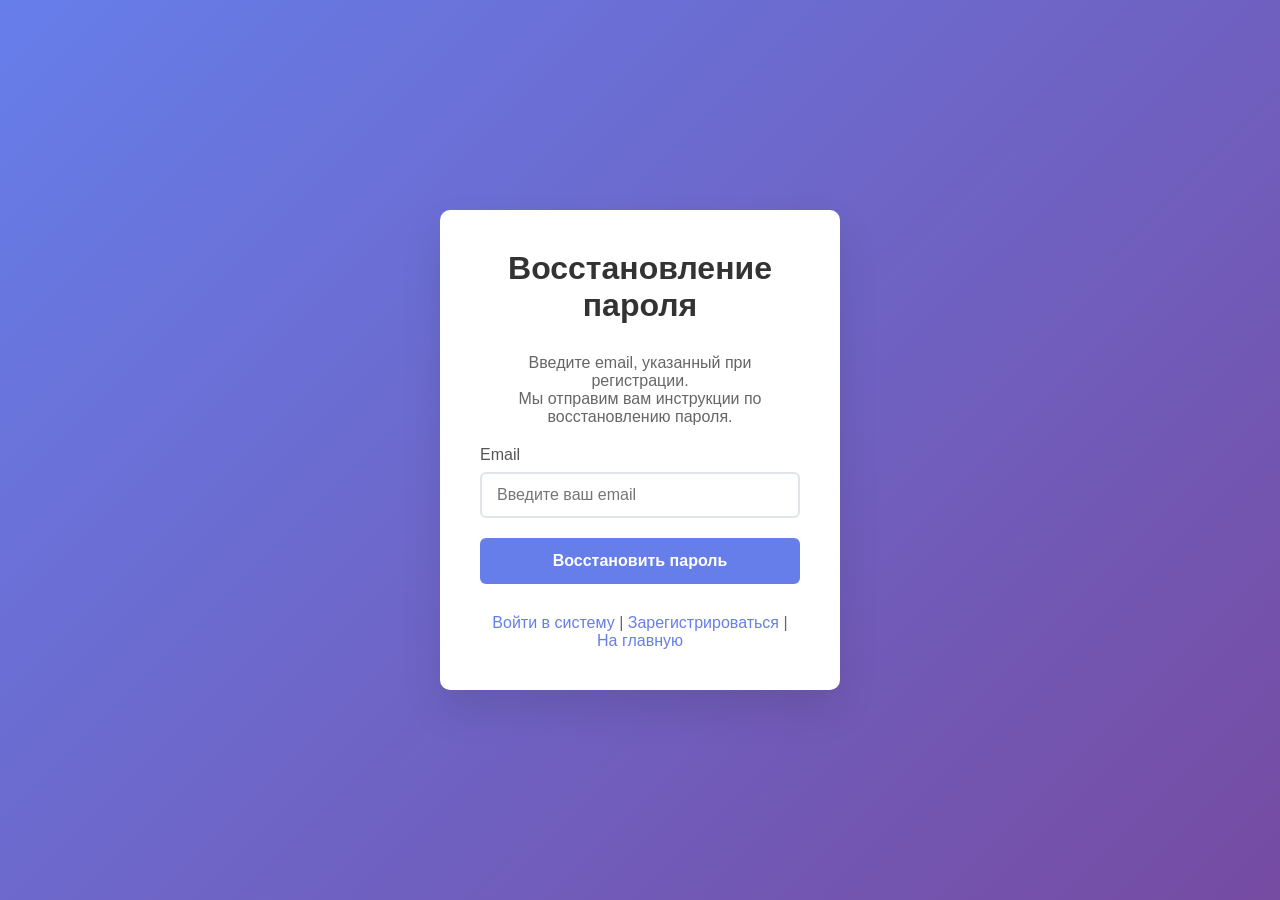
<file: аутентификация/forgot-password.html>
<!DOCTYPE html>
<html lang="ru">
<head>
    <meta charset="UTF-8">
    <meta name="viewport" content="width=device-width, initial-scale=1.0">
    <title>Восстановление пароля</title>
    <link rel="stylesheet" href="css/style.css">
</head>
<body>
    <div class="auth-container">
        <h1>Восстановление пароля</h1>
        
        <div id="message" class="message"></div>
        
        <div id="resetFormContainer">
            <p style="color: #666; margin-bottom: 20px; text-align: center;">
                Введите email, указанный при регистрации.<br>
                Мы отправим вам инструкции по восстановлению пароля.
            </p>
            
            <form id="resetForm">
                <div class="form-group">
                    <label for="email">Email</label>
                    <input type="email" id="email" name="email" required 
                           placeholder="Введите ваш email">
                    <div class="error" id="emailError"></div>
                </div>
                
                <button type="submit" class="btn" id="submitBtn">Восстановить пароль</button>
            </form>
        </div>
        
        <div id="successMessage" style="display: none; text-align: center;">
            <div style="color: #2ecc71; font-size: 48px; margin: 20px 0;">✓</div>
            <h2>Письмо отправлено!</h2>
            <p style="color: #666; margin: 20px 0;">
                Инструкции по восстановлению пароля отправлены на указанный email.<br>
                Пожалуйста, проверьте вашу почту.
            </p>
            <p style="color: #888; font-size: 14px;">
                <em>Примечание: Это демо-версия. В реальном приложении 
                письмо было бы отправлено на указанный адрес.</em>
            </p>
        </div>
        
        <div class="auth-link" style="margin-top: 30px;">
            <a href="login.html">Войти в систему</a> | 
            <a href="register.html">Зарегистрироваться</a> | 
            <a href="index.html">На главную</a>
        </div>
    </div>

    <script src="js/database.js"></script>
    <script src="js/auth.js"></script>
    <script src="js/validation.js"></script>
    
    <script>
        document.addEventListener('DOMContentLoaded', function() {
            document.getElementById('resetForm').addEventListener('submit', async function(e) {
                e.preventDefault();
                
                // Скрываем старые ошибки
                document.getElementById('emailError').style.display = 'none';
                document.getElementById('message').style.display = 'none';
                
                const email = document.getElementById('email').value.trim();
                
                // Валидация email
                const emailValidation = validator.validateEmail(email);
                if (!emailValidation.isValid) {
                    validator.showError('emailError', emailValidation.message);
                    return;
                }
                
                // Показываем индикатор загрузки
                const submitBtn = document.getElementById('submitBtn');
                const originalText = submitBtn.textContent;
                submitBtn.textContent = 'Отправка...';
                submitBtn.disabled = true;
                
                // Имитация задержки сети
                setTimeout(async () => {
                    try {
                        // Выполняем восстановление пароля
                        const result = await auth.resetPassword(email);
                        
                        if (result.success) {
                            // Показываем сообщение об успехе
                            document.getElementById('resetFormContainer').style.display = 'none';
                            document.getElementById('successMessage').style.display = 'block';
                        } else {
                            validator.showMessage('error', result.message);
                        }
                        
                    } catch (error) {
                        console.error('Reset password error:', error);
                        validator.showMessage('error', 'Ошибка восстановления пароля');
                        
                    } finally {
                        // Восстанавливаем кнопку
                        submitBtn.textContent = originalText;
                        submitBtn.disabled = false;
                    }
                }, 1500);
            });
        });
    </script>
</body>
</html>
</file>
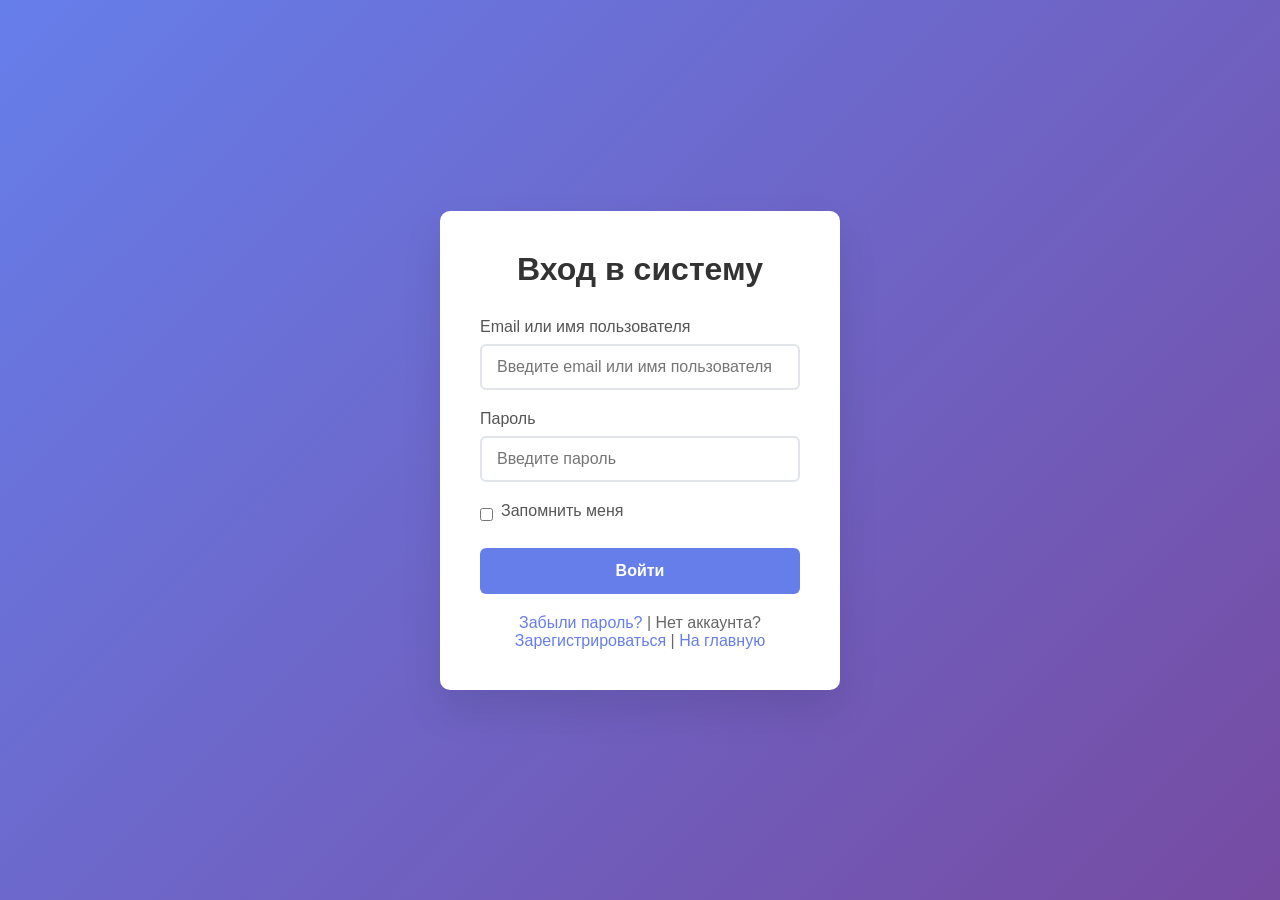
<file: аутентификация/login.html>
<!DOCTYPE html>
<html lang="ru">
<head>
    <meta charset="UTF-8">
    <meta name="viewport" content="width=device-width, initial-scale=1.0">
    <title>Вход в систему</title>
    <link rel="stylesheet" href="css/style.css">
</head>
<body>
    <div class="auth-container">
        <h1>Вход в систему</h1>
        
        <div id="message" class="message"></div>
        
        <form id="loginForm">
            <div class="form-group">
                <label for="username">Email или имя пользователя</label>
                <input type="text" id="username" name="username" required 
                       placeholder="Введите email или имя пользователя">
                <div class="error" id="usernameError"></div>
            </div>
            
            <div class="form-group">
                <label for="password">Пароль</label>
                <input type="password" id="password" name="password" required 
                       placeholder="Введите пароль">
                <div class="error" id="passwordError"></div>
            </div>
            
            <div class="remember-me">
                <input type="checkbox" id="remember" name="remember">
                <label for="remember">Запомнить меня</label>
            </div>
            
            <button type="submit" class="btn" id="submitBtn">Войти</button>
        </form>
        
        <div class="auth-link">
            <a href="forgot-password.html">Забыли пароль?</a> | 
            Нет аккаунта? <a href="register.html">Зарегистрироваться</a> | 
            <a href="index.html">На главную</a>
        </div>
    </div>

    <script src="js/database.js"></script>
    <script src="js/auth.js"></script>
    <script src="js/validation.js"></script>
    
    <script>
        document.addEventListener('DOMContentLoaded', function() {
            // Проверяем авторизацию
            if (auth.isAuthenticated()) {
                validator.showMessage('info', 'Вы уже авторизованы. Переход в личный кабинет...');
                setTimeout(() => {
                    window.location.href = 'dashboard.html';
                }, 2000);
                return;
            }
            
            // Заполняем сохраненные данные
            const rememberMe = localStorage.getItem('remember_me') === 'true';
            const rememberedEmail = localStorage.getItem('remembered_email');
            
            if (rememberMe && rememberedEmail) {
                document.getElementById('username').value = rememberedEmail;
                document.getElementById('remember').checked = true;
            }
            
            // Обработка формы
            document.getElementById('loginForm').addEventListener('submit', async function(e) {
                e.preventDefault();
                
                // Скрываем старые ошибки
                validator.hideAllErrors('loginForm');
                document.getElementById('message').style.display = 'none';
                
                // Получаем данные формы
                const username = document.getElementById('username').value.trim();
                const password = document.getElementById('password').value;
                const rememberMe = document.getElementById('remember').checked;
                
                // Базовая валидация
                let isValid = true;
                
                if (!username) {
                    validator.showError('usernameError', 'Введите email или имя пользователя');
                    isValid = false;
                }
                
                if (!password) {
                    validator.showError('passwordError', 'Введите пароль');
                    isValid = false;
                }
                
                if (!isValid) return;
                
                // Показываем индикатор загрузки
                const submitBtn = document.getElementById('submitBtn');
                const originalText = submitBtn.textContent;
                submitBtn.textContent = 'Вход...';
                submitBtn.disabled = true;
                
                try {
                    // Выполняем вход
                    const result = await auth.login(username, password, rememberMe);
                    
                    if (result.success) {
                        validator.showMessage('success', 'Вход выполнен успешно! Переход в личный кабинет...');
                        
                        setTimeout(() => {
                            window.location.href = 'dashboard.html';
                        }, 1500);
                        
                    } else {
                        validator.showMessage('error', result.message);
                    }
                    
                } catch (error) {
                    console.error('Login error:', error);
                    validator.showMessage('error', 'Ошибка сети или сервера');
                    
                } finally {
                    // Восстанавливаем кнопку
                    submitBtn.textContent = originalText;
                    submitBtn.disabled = false;
                }
            });
        });
    </script>
</body>
</html>
</file>
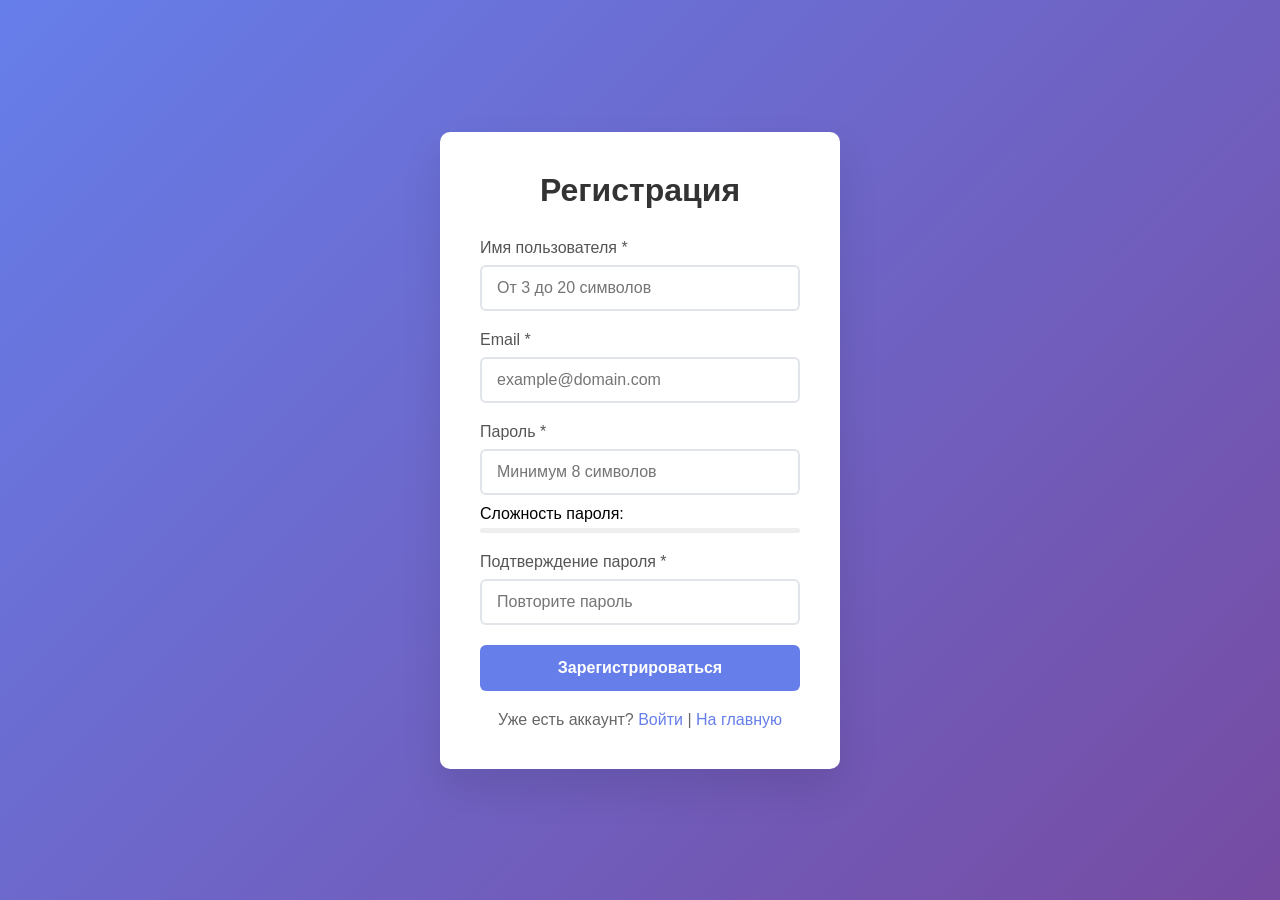
<file: аутентификация/register.html>
<!DOCTYPE html>
<html lang="ru">
<head>
    <meta charset="UTF-8">
    <meta name="viewport" content="width=device-width, initial-scale=1.0">
    <title>Регистрация</title>
    <link rel="stylesheet" href="css/style.css">
</head>
<body>
    <div class="auth-container">
        <h1>Регистрация</h1>
        
        <div id="message" class="message"></div>
        
        <form id="registerForm">
            <div class="form-group">
                <label for="username">Имя пользователя *</label>
                <input type="text" id="username" name="username" required 
                       placeholder="От 3 до 20 символов" 
                       oninput="validateUsername()">
                <div class="error" id="usernameError"></div>
            </div>
            
            <div class="form-group">
                <label for="email">Email *</label>
                <input type="email" id="email" name="email" required 
                       placeholder="example@domain.com"
                       oninput="validateEmail()">
                <div class="error" id="emailError"></div>
            </div>
            
            <div class="form-group">
                <label for="password">Пароль *</label>
                <input type="password" id="password" name="password" required 
                       placeholder="Минимум 8 символов"
                       oninput="validatePassword()">
                <div class="error" id="passwordError"></div>
                
                <div class="password-strength">
                    <div>Сложность пароля: <span id="strengthText"></span></div>
                    <div class="strength-bar">
                        <div class="strength-fill" id="strengthBar"></div>
                    </div>
                </div>
            </div>
            
            <div class="form-group">
                <label for="confirmPassword">Подтверждение пароля *</label>
                <input type="password" id="confirmPassword" name="confirmPassword" required 
                       placeholder="Повторите пароль"
                       oninput="validateConfirmPassword()">
                <div class="error" id="confirmError"></div>
            </div>
            
            <button type="submit" class="btn" id="submitBtn">Зарегистрироваться</button>
        </form>
        
        <div class="auth-link">
            Уже есть аккаунт? <a href="login.html">Войти</a> | 
            <a href="index.html">На главную</a>
        </div>
    </div>

    <script src="js/database.js"></script>
    <script src="js/auth.js"></script>
    <script src="js/validation.js"></script>
    
    <script>
        // Функции валидации в реальном времени
        function validateUsername() {
            const username = document.getElementById('username').value.trim();
            const result = validator.validateUsername(username);
            
            if (!result.isValid && username.length > 0) {
                validator.showError('usernameError', result.message);
            } else {
                document.getElementById('usernameError').style.display = 'none';
            }
        }
        
        function validateEmail() {
            const email = document.getElementById('email').value.trim();
            const result = validator.validateEmail(email);
            
            if (!result.isValid && email.length > 0) {
                validator.showError('emailError', result.message);
            } else {
                document.getElementById('emailError').style.display = 'none';
            }
        }
        
        function validatePassword() {
            const password = document.getElementById('password').value;
            
            // Обновляем индикатор сложности
            validator.updatePasswordStrength(
                password, 
                'strengthBar', 
                'strengthText'
            );
            
            const result = validator.validatePassword(password);
            
            if (!result.isValid && password.length > 0) {
                validator.showError('passwordError', result.message);
            } else {
                document.getElementById('passwordError').style.display = 'none';
            }
            
            // Также проверяем подтверждение пароля
            validateConfirmPassword();
        }
        
        function validateConfirmPassword() {
            const password = document.getElementById('password').value;
            const confirmPassword = document.getElementById('confirmPassword').value;
            
            if (confirmPassword.length > 0) {
                const result = validator.validatePasswordConfirmation(password, confirmPassword);
                
                if (!result.isValid) {
                    validator.showError('confirmError', result.message);
                } else {
                    document.getElementById('confirmError').style.display = 'none';
                }
            }
        }
        
        document.addEventListener('DOMContentLoaded', function() {
            // Проверяем авторизацию
            if (auth.isAuthenticated()) {
                validator.showMessage('info', 'Вы уже авторизованы. Переход в личный кабинет...');
                setTimeout(() => {
                    window.location.href = 'dashboard.html';
                }, 2000);
                return;
            }
            
            // Обработка формы
            document.getElementById('registerForm').addEventListener('submit', async function(e) {
                e.preventDefault();
                
                // Скрываем старые ошибки и сообщения
                validator.hideAllErrors('registerForm');
                document.getElementById('message').style.display = 'none';
                
                // Получаем данные формы
                const formData = {
                    username: document.getElementById('username').value.trim(),
                    email: document.getElementById('email').value.trim(),
                    password: document.getElementById('password').value,
                    confirmPassword: document.getElementById('confirmPassword').value
                };
                
                // Валидация всех полей
                let isValid = true;
                
                const usernameValidation = validator.validateUsername(formData.username);
                if (!usernameValidation.isValid) {
                    validator.showError('usernameError', usernameValidation.message);
                    isValid = false;
                }
                
                const emailValidation = validator.validateEmail(formData.email);
                if (!emailValidation.isValid) {
                    validator.showError('emailError', emailValidation.message);
                    isValid = false;
                }
                
                const passwordValidation = validator.validatePassword(formData.password);
                if (!passwordValidation.isValid) {
                    validator.showError('passwordError', passwordValidation.message);
                    isValid = false;
                }
                
                const confirmValidation = validator.validatePasswordConfirmation(
                    formData.password, 
                    formData.confirmPassword
                );
                
                if (!confirmValidation.isValid) {
                    validator.showError('confirmError', confirmValidation.message);
                    isValid = false;
                }
                
                if (!isValid) return;
                
                // Показываем индикатор загрузки
                const submitBtn = document.getElementById('submitBtn');
                const originalText = submitBtn.textContent;
                submitBtn.textContent = 'Регистрация...';
                submitBtn.disabled = true;
                
                try {
                    // Выполняем регистрацию
                    const result = await auth.register(formData);
                    
                    if (result.success) {
                        validator.showMessage('success', 'Регистрация успешна! Переход в личный кабинет...');
                        
                        setTimeout(() => {
                            window.location.href = 'dashboard.html';
                        }, 1500);
                        
                    } else {
                        validator.showMessage('error', result.message);
                        
                        // Показываем конкретную ошибку
                        if (result.message.includes('Email')) {
                            validator.showError('emailError', result.message);
                        } else if (result.message.includes('имя пользователя')) {
                            validator.showError('usernameError', result.message);
                        }
                    }
                    
                } catch (error) {
                    console.error('Registration error:', error);
                    validator.showMessage('error', 'Ошибка регистрации');
                    
                } finally {
                    // Восстанавливаем кнопку
                    submitBtn.textContent = originalText;
                    submitBtn.disabled = false;
                }
            });
        });
    </script>
</body>
</html>
</file>
<file: аутентификация/css/style.css>
/* Сброс стилей и базовые настройки */
* {
    margin: 0;
    padding: 0;
    box-sizing: border-box;
}

body {
    font-family: 'Segoe UI', Tahoma, Geneva, Verdana, sans-serif;
    background: linear-gradient(135deg, #667eea 0%, #764ba2 100%);
    min-height: 100vh;
    display: flex;
    justify-content: center;
    align-items: center;
    padding: 20px;
}

/* Контейнеры */
.auth-container {
    background: white;
    border-radius: 10px;
    box-shadow: 0 20px 40px rgba(0,0,0,0.1);
    padding: 40px;
    width: 100%;
    max-width: 400px;
    animation: fadeIn 0.5s ease;
}

.dashboard-container {
    background: white;
    border-radius: 10px;
    box-shadow: 0 20px 40px rgba(0,0,0,0.1);
    padding: 40px;
    width: 100%;
    max-width: 800px;
    animation: fadeIn 0.5s ease;
}

@keyframes fadeIn {
    from { opacity: 0; transform: translateY(-20px); }
    to { opacity: 1; transform: translateY(0); }
}

/* Заголовки */
h1 {
    color: #333;
    margin-bottom: 30px;
    text-align: center;
    font-weight: 600;
}

h2 {
    color: #444;
    margin-bottom: 20px;
}

/* Формы */
.form-group {
    margin-bottom: 20px;
}

label {
    display: block;
    margin-bottom: 8px;
    color: #555;
    font-weight: 500;
}

input {
    width: 100%;
    padding: 12px 15px;
    border: 2px solid #e1e5e9;
    border-radius: 6px;
    font-size: 16px;
    transition: border-color 0.3s;
}

input:focus {
    outline: none;
    border-color: #667eea;
}

/* Кнопки */
.btn {
    background: #667eea;
    color: white;
    border: none;
    padding: 14px;
    border-radius: 6px;
    font-size: 16px;
    font-weight: 600;
    cursor: pointer;
    width: 100%;
    transition: background 0.3s;
    text-align: center;
    text-decoration: none;
    display: block;
}

.btn:hover {
    background: #5a67d8;
}

.btn-secondary {
    background: #6c757d;
}

.btn-secondary:hover {
    background: #5a6268;
}

.btn-danger {
    background: #e74c3c;
}

.btn-danger:hover {
    background: #c0392b;
}

/* Ссылки */
.auth-link {
    text-align: center;
    margin-top: 20px;
    color: #666;
}

.auth-link a {
    color: #667eea;
    text-decoration: none;
    font-weight: 500;
}

.auth-link a:hover {
    text-decoration: underline;
}

/* Сообщения */
.message {
    padding: 12px;
    border-radius: 6px;
    margin-bottom: 20px;
    display: none;
}

.message.success {
    background: #d4edda;
    color: #155724;
    border: 1px solid #c3e6cb;
    display: block;
}

.message.error {
    background: #f8d7da;
    color: #721c24;
    border: 1px solid #f5c6cb;
    display: block;
}

.message.info {
    background: #d1ecf1;
    color: #0c5460;
    border: 1px solid #bee5eb;
    display: block;
}

/* Ошибки в формах */
.error {
    color: #e74c3c;
    font-size: 14px;
    margin-top: 5px;
    display: none;
}

/* Навигация */
.navbar {
    background: white;
    box-shadow: 0 2px 10px rgba(0,0,0,0.1);
    padding: 15px 0;
    margin-bottom: 30px;
}

.nav-container {
    max-width: 1200px;
    margin: 0 auto;
    padding: 0 20px;
    display: flex;
    justify-content: space-between;
    align-items: center;
}

.nav-brand {
    font-size: 24px;
    font-weight: bold;
    color: #667eea;
    text-decoration: none;
}

.nav-user {
    display: flex;
    align-items: center;
    gap: 15px;
}

.user-info {
    color: #666;
    font-weight: 500;
}

/* Таблицы */
.table {
    width: 100%;
    border-collapse: collapse;
    margin-top: 20px;
}

.table th,
.table td {
    padding: 12px;
    text-align: left;
    border-bottom: 1px solid #dee2e6;
}

.table th {
    background: #f8f9fa;
    font-weight: 600;
    color: #495057;
}

.table tr:hover {
    background: #f8f9fa;
}

/* Карточки */
.card {
    background: #f8f9fa;
    border-radius: 8px;
    padding: 20px;
    margin-bottom: 20px;
}

.card-title {
    font-size: 18px;
    font-weight: 600;
    margin-bottom: 10px;
    color: #333;
}

/* Индикатор сложности пароля */
.password-strength {
    margin-top: 10px;
}

.strength-bar {
    height: 5px;
    background: #eee;
    border-radius: 3px;
    margin-top: 5px;
    overflow: hidden;
}

.strength-fill {
    height: 100%;
    width: 0%;
    transition: width 0.3s, background 0.3s;
}

/* Чекбокс "Запомнить меня" */
.remember-me {
    display: flex;
    align-items: center;
    gap: 8px;
    margin-bottom: 20px;
}

.remember-me input[type="checkbox"] {
    width: auto;
}

/* Лоадер */
.loader {
    border: 3px solid #f3f3f3;
    border-top: 3px solid #667eea;
    border-radius: 50%;
    width: 30px;
    height: 30px;
    animation: spin 1s linear infinite;
    margin: 20px auto;
}

@keyframes spin {
    0% { transform: rotate(0deg); }
    100% { transform: rotate(360deg); }
}
</file>
